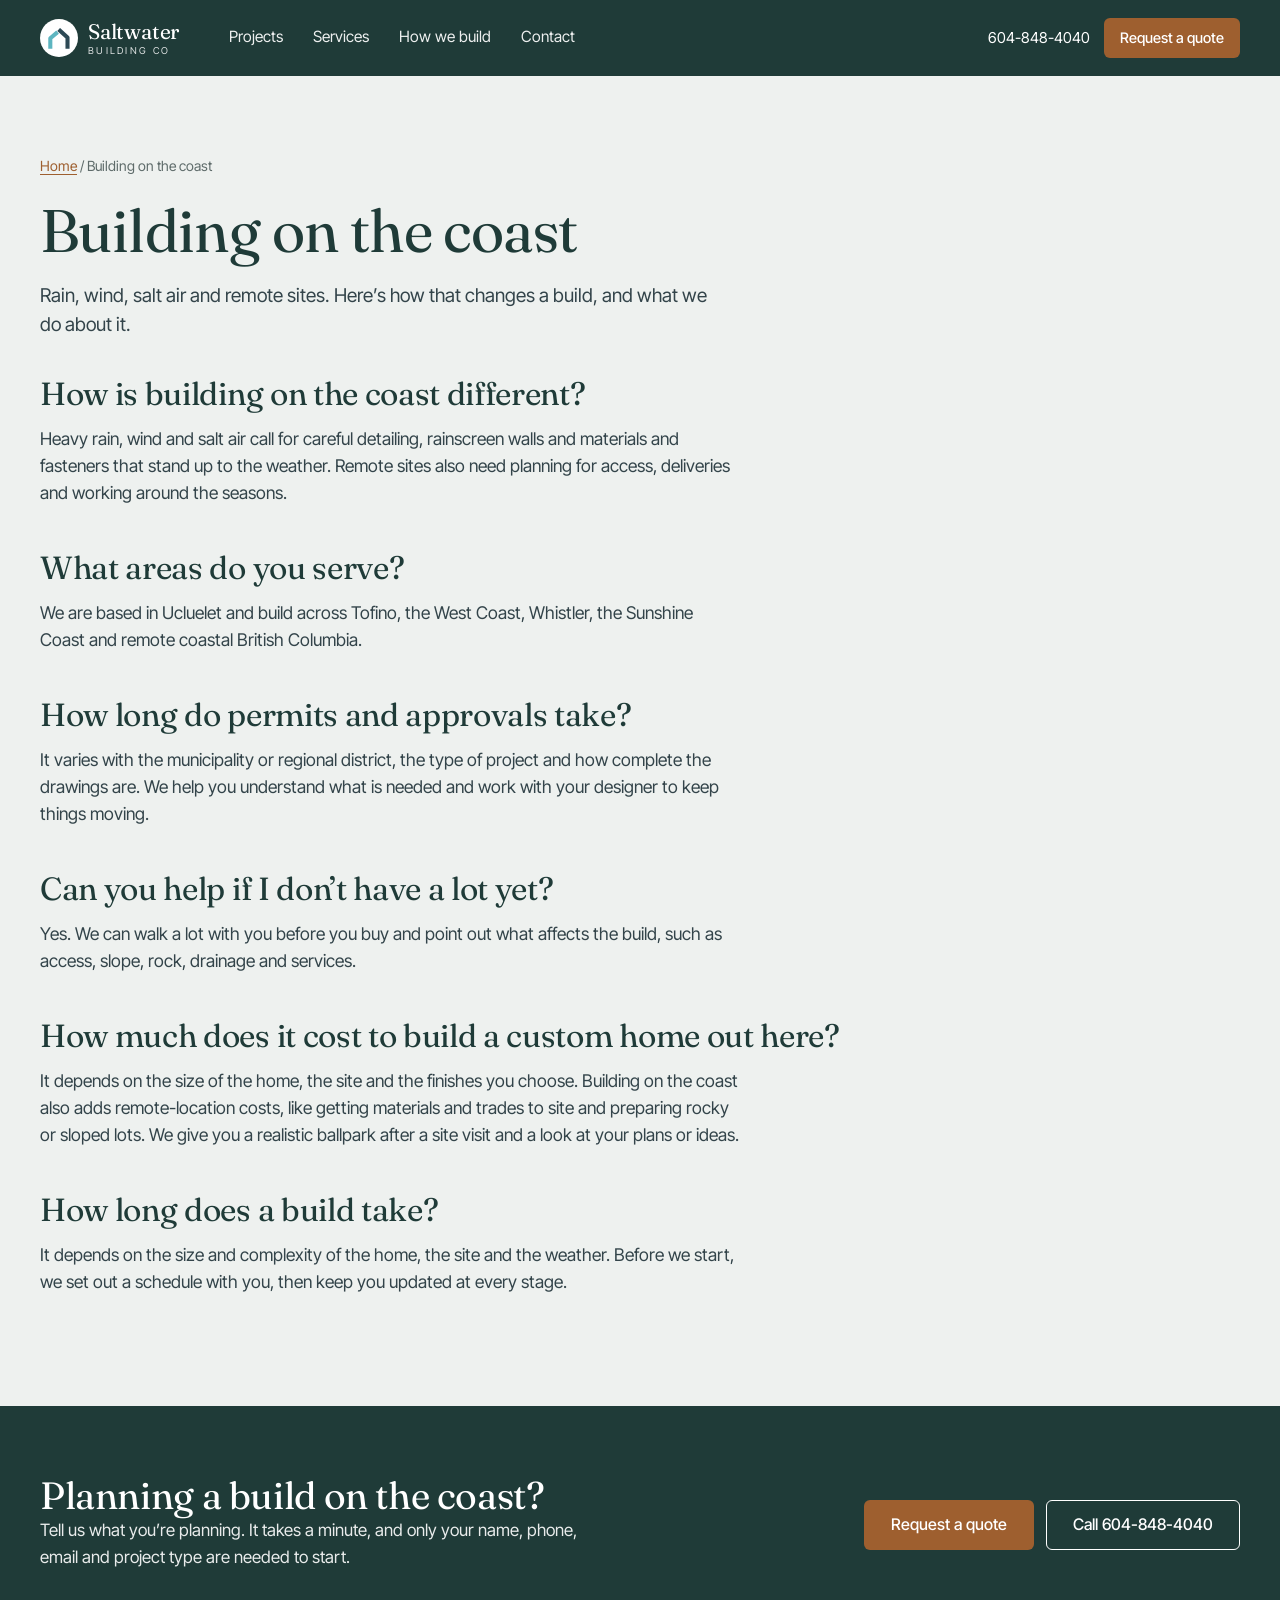
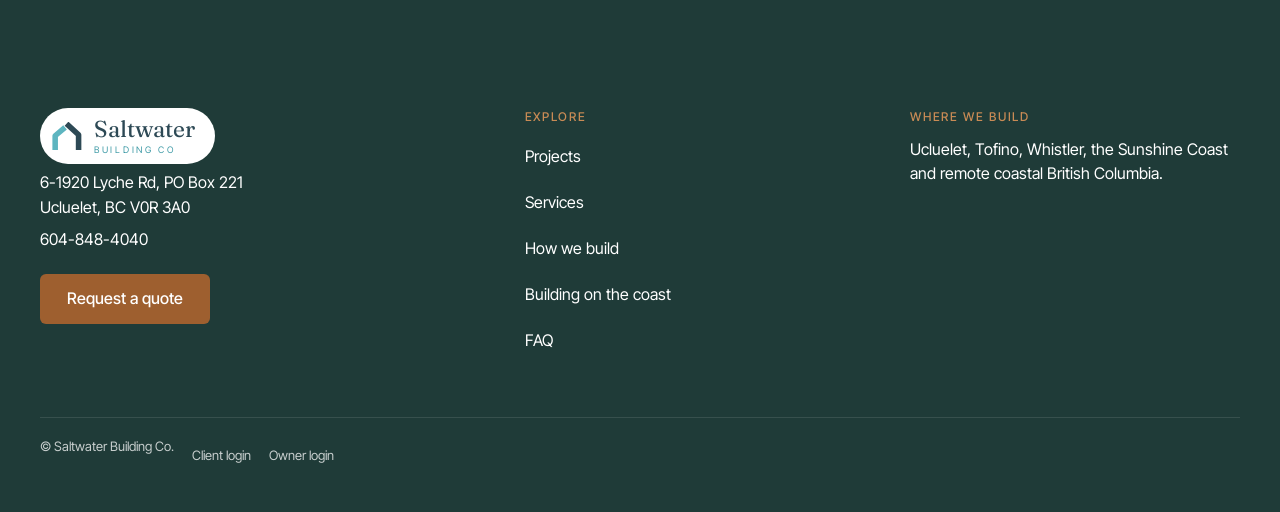
<file: building-on-the-coast/index.html>
<!DOCTYPE html>
<html lang="en">
<head>
<meta charset="utf-8">
<meta name="viewport" content="width=device-width, initial-scale=1, viewport-fit=cover">
<title>Building on the coast | Saltwater Building Co</title>
<meta name="description" content="How building on the West Coast is different: weather, remote sites, permits and lots. Saltwater Building Co, Ucluelet, Tofino, Whistler and the Sunshine Coast.">
<meta name="theme-color" content="#1F3B38">
<link rel="preconnect" href="https://fonts.googleapis.com">
<link rel="preconnect" href="https://fonts.gstatic.com" crossorigin>
<link rel="preconnect" href="https://static.wixstatic.com">
<link href="https://fonts.googleapis.com/css2?family=Fraunces:opsz,wght@9..144,400;9..144,500&family=Inter+Tight:wght@400;500;600&display=swap" rel="stylesheet">
<link rel="icon" href="/favicon.svg" type="image/svg+xml">
<link rel="apple-touch-icon" href="/apple-touch-icon.png">
<link rel="stylesheet" href="/css/site.css?v=3">

</head>
<body class="page-inner">
<a class="skip" href="#main">Skip to content</a>
<header class="hdr" id="hdr">
  <div class="wrap">
    <a href="/" class="brand" aria-label="Saltwater Building Co home"><span class="badge"><svg class="logo-mark" viewBox="0 0 62 58" aria-hidden="true"><path class="l" d="M6.5 58V28.5L27 11" fill="none" stroke-width="11.5" stroke-linejoin="round"/><path class="r" d="M30 3.5l25 23V58" fill="none" stroke-width="11.5" stroke-linejoin="round"/></svg></span><span class="mark">Saltwater<small>Building Co</small></span></a>
    <nav aria-label="Main">
      <a href="/#projects">Projects</a>
      <a href="/#services">Services</a>
      <a href="/#how-we-build">How we build</a>
      <a href="/#contact">Contact</a>
    </nav>
    <span class="spacer"></span>
    <a class="tel" href="tel:+16048484040">604-848-4040</a>
    <a class="hbtn" href="/#contact">Request a quote</a>
    <button class="burger" id="menuBtn" aria-label="Open menu" aria-expanded="false"></button>
  </div>
</header>
<div class="menu" id="menu" aria-hidden="true">
  <nav aria-label="Menu">
    <a href="/#projects">Projects</a>
    <a href="/#services">Services</a>
    <a href="/#how-we-build">How we build</a>
    <a href="/building-on-the-coast/">Building on the coast</a>
    <a href="/#faq">FAQ</a>
    <a href="/#contact">Request a quote</a>
  </nav>
  <div class="menu-foot">
    <p><a href="tel:+16048484040">604-848-4040</a></p>
    <p>6-1920 Lyche Rd, PO Box 221<br>Ucluelet, BC V0R 3A0</p>
  </div>
</div>
<main id="main">
<section class="phead"><div class="wrap">
  <p class="crumb"><a href="/">Home</a> / Building on the coast</p>
  <h1>Building on the coast</h1>
  <p class="lede">Rain, wind, salt air and remote sites. Here&rsquo;s how that changes a build, and what we do about it.</p>
  <div class="prose" style="margin-top:36px"><h2>How is building on the coast different?</h2><p>Heavy rain, wind and salt air call for careful detailing, rainscreen walls and materials and fasteners that stand up to the weather. Remote sites also need planning for access, deliveries and working around the seasons.</p><h2>What areas do you serve?</h2><p>We are based in Ucluelet and build across Tofino, the West Coast, Whistler, the Sunshine Coast and remote coastal British Columbia.</p><h2>How long do permits and approvals take?</h2><p>It varies with the municipality or regional district, the type of project and how complete the drawings are. We help you understand what is needed and work with your designer to keep things moving.</p><h2>Can you help if I don&rsquo;t have a lot yet?</h2><p>Yes. We can walk a lot with you before you buy and point out what affects the build, such as access, slope, rock, drainage and services.</p><h2>How much does it cost to build a custom home out here?</h2><p>It depends on the size of the home, the site and the finishes you choose. Building on the coast also adds remote-location costs, like getting materials and trades to site and preparing rocky or sloped lots. We give you a realistic ballpark after a site visit and a look at your plans or ideas.</p><h2>How long does a build take?</h2><p>It depends on the size and complexity of the home, the site and the weather. Before we start, we set out a schedule with you, then keep you updated at every stage.</p></div>
</div></section>
<section class="qband">
  <div class="wrap">
    <div><h2>Planning a build on the coast?</h2><p>Tell us what you&rsquo;re planning. It takes a minute, and only your name, phone, email and project type are needed to start.</p></div>
    <div class="cta"><a class="btn" href="/#contact">Request a quote</a><a class="btn-ghost" href="tel:+16048484040">Call 604-848-4040</a></div>
  </div>
</section>
</main>
<footer>
  <div class="wrap">
    <div>
      <div class="foot-logo"><svg class="logo-mark" viewBox="0 0 62 58" aria-hidden="true"><path class="l" d="M6.5 58V28.5L27 11" fill="none" stroke-width="11.5" stroke-linejoin="round"/><path class="r" d="M30 3.5l25 23V58" fill="none" stroke-width="11.5" stroke-linejoin="round"/></svg><p class="wm">Saltwater<small>Building Co</small></p></div>
      <p>6-1920 Lyche Rd, PO Box 221<br>Ucluelet, BC V0R 3A0</p>
      <p><a href="tel:+16048484040">604-848-4040</a></p>
      <a class="btn" href="/#contact">Request a quote</a>
    </div>
    <div>
      <h4>Explore</h4>
      <ul>
        <li><a href="/#projects">Projects</a></li>
        <li><a href="/#services">Services</a></li>
        <li><a href="/#how-we-build">How we build</a></li>
        <li><a href="/building-on-the-coast/">Building on the coast</a></li>
        <li><a href="/#faq">FAQ</a></li>
      </ul>
    </div>
    <div>
      <h4>Where we build</h4>
      <p>Ucluelet, Tofino, Whistler, the Sunshine Coast and remote coastal British Columbia.</p>
    </div>
    <div class="sub"><span>&copy; Saltwater Building Co.</span><a href="/portal/">Client login</a><a href="/admin/leads/" rel="nofollow">Owner login</a></div>
  </div>
</footer>
<div class="mbar" id="mbar" role="region" aria-label="Quick contact"><a href="tel:+16048484040">Call</a><a href="sms:+16048484040">Text</a></div>
<script>
(function(){
  var btn=document.getElementById('menuBtn'),menu=document.getElementById('menu'),hdr=document.getElementById('hdr');
  function setMenu(open){document.body.classList.toggle('menu-open',open);btn.setAttribute('aria-expanded',open);btn.setAttribute('aria-label',open?'Close menu':'Open menu');menu.setAttribute('aria-hidden',!open)}
  btn.addEventListener('click',function(){setMenu(!document.body.classList.contains('menu-open'))});
  menu.querySelectorAll('a').forEach(function(a){a.addEventListener('click',function(){setMenu(false)})});
  var hero=document.getElementById('hero');
  function onScroll(){if(hero)hdr.classList.toggle('solid',window.scrollY>hero.offsetHeight-hdr.offsetHeight)}
  onScroll();window.addEventListener('scroll',onScroll,{passive:true});
  var mb=document.getElementById('mbar');
  if(mb){document.body.classList.add('has-mbar');
    function t(){mb.classList.toggle('on',window.scrollY>(hero?hero.offsetHeight*.6:260))}
    t();window.addEventListener('scroll',t,{passive:true});}
  document.querySelectorAll('img').forEach(function(img){img.addEventListener('error',function(){if(img.dataset.fb)return;img.dataset.fb=1;img.src=img.src.split('/v1/')[0]+'/v1/fill/w_1600,h_1200,al_c,q_85/file.jpg'})});
})();
</script>
<script src="/js/site-photos.js?v=2" data-site="saltwater-builder" data-texts defer></script>
</body>
</html>
</file>
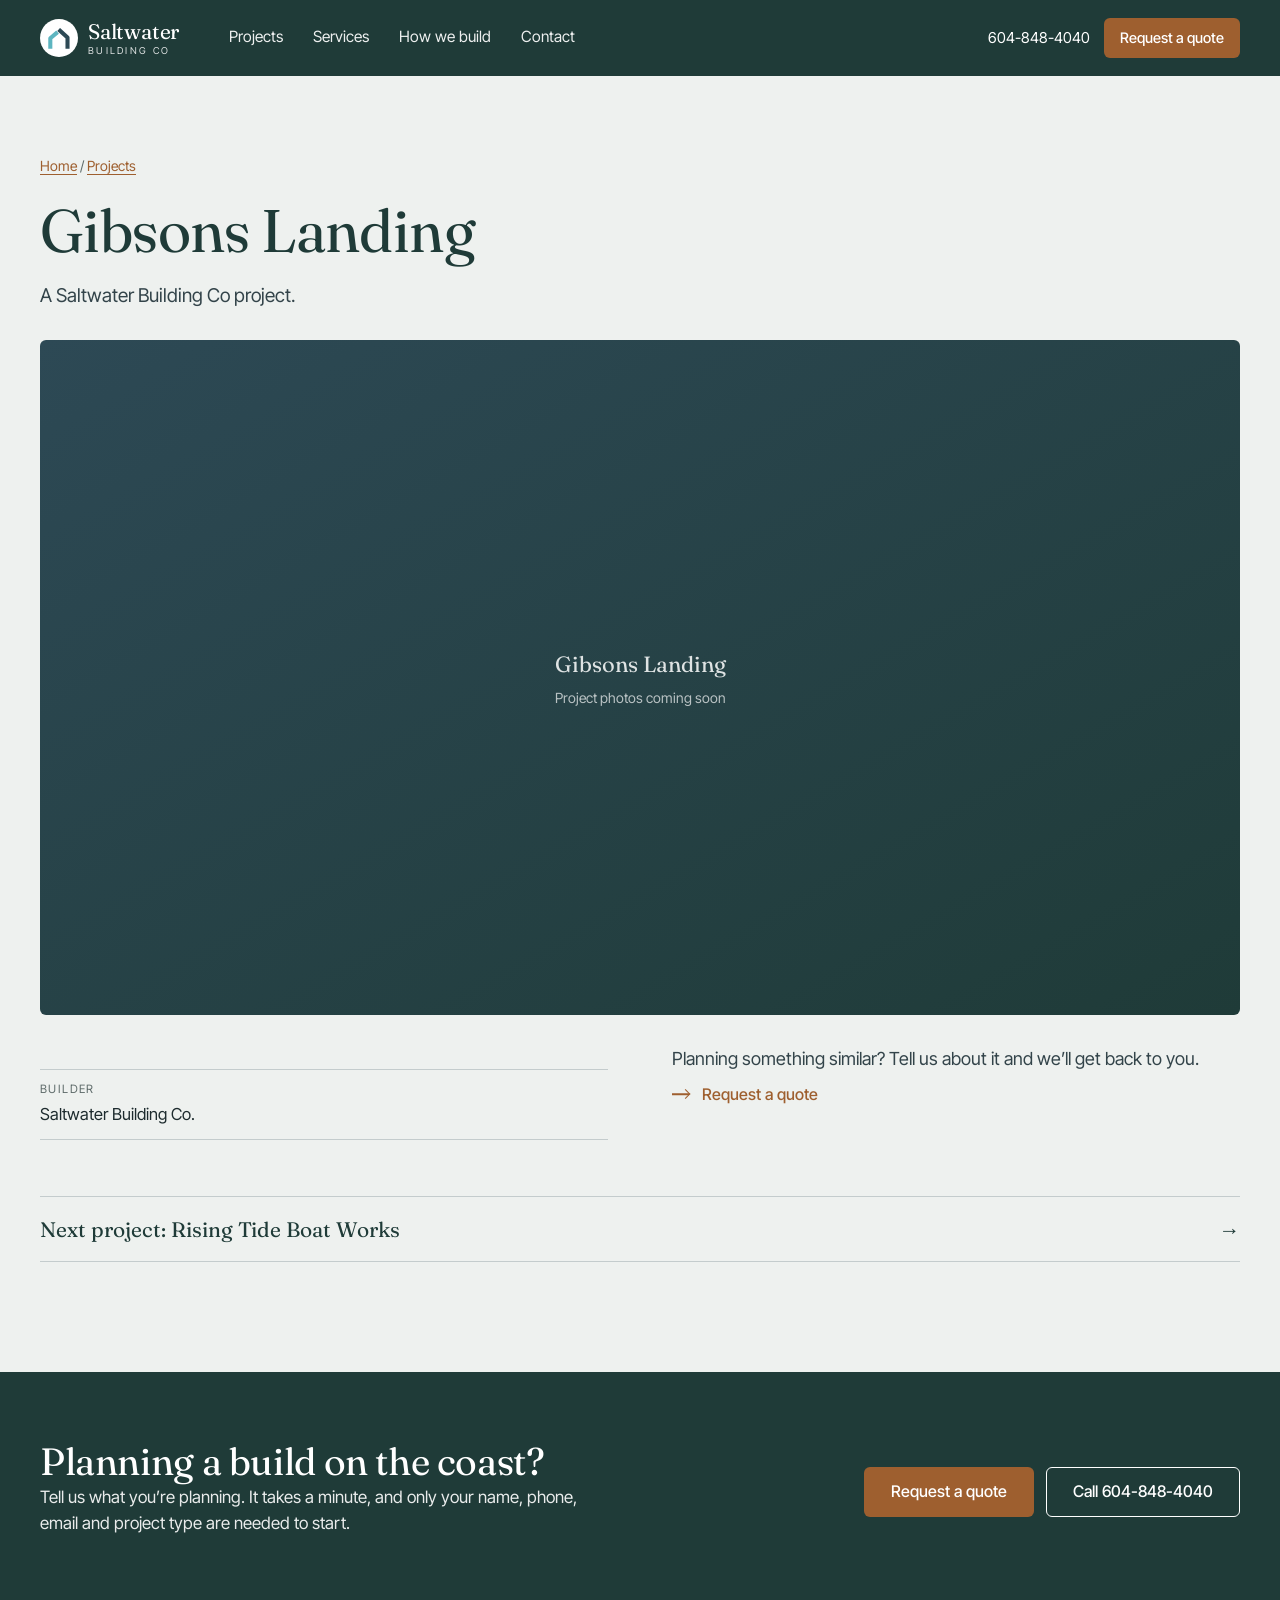
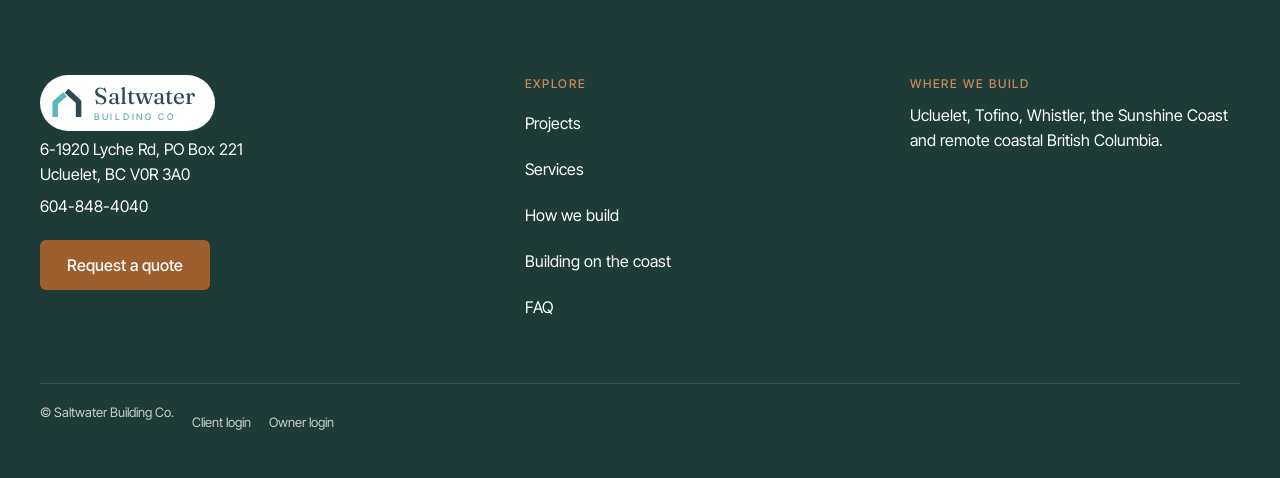
<file: projects/gibsons-landing/index.html>
<!DOCTYPE html>
<html lang="en">
<head>
<meta charset="utf-8">
<meta name="viewport" content="width=device-width, initial-scale=1, viewport-fit=cover">
<title>Gibsons Landing | Saltwater Building Co</title>
<meta name="description" content="Gibsons Landing by Saltwater Building Co, a West Coast general contractor based in Ucluelet.">
<meta name="theme-color" content="#1F3B38">
<link rel="preconnect" href="https://fonts.googleapis.com">
<link rel="preconnect" href="https://fonts.gstatic.com" crossorigin>
<link rel="preconnect" href="https://static.wixstatic.com">
<link href="https://fonts.googleapis.com/css2?family=Fraunces:opsz,wght@9..144,400;9..144,500&family=Inter+Tight:wght@400;500;600&display=swap" rel="stylesheet">
<link rel="icon" href="/favicon.svg" type="image/svg+xml">
<link rel="apple-touch-icon" href="/apple-touch-icon.png">
<link rel="stylesheet" href="/css/site.css?v=3">

</head>
<body class="page-inner">
<a class="skip" href="#main">Skip to content</a>
<header class="hdr" id="hdr">
  <div class="wrap">
    <a href="/" class="brand" aria-label="Saltwater Building Co home"><span class="badge"><svg class="logo-mark" viewBox="0 0 62 58" aria-hidden="true"><path class="l" d="M6.5 58V28.5L27 11" fill="none" stroke-width="11.5" stroke-linejoin="round"/><path class="r" d="M30 3.5l25 23V58" fill="none" stroke-width="11.5" stroke-linejoin="round"/></svg></span><span class="mark">Saltwater<small>Building Co</small></span></a>
    <nav aria-label="Main">
      <a href="/#projects">Projects</a>
      <a href="/#services">Services</a>
      <a href="/#how-we-build">How we build</a>
      <a href="/#contact">Contact</a>
    </nav>
    <span class="spacer"></span>
    <a class="tel" href="tel:+16048484040">604-848-4040</a>
    <a class="hbtn" href="/#contact">Request a quote</a>
    <button class="burger" id="menuBtn" aria-label="Open menu" aria-expanded="false"></button>
  </div>
</header>
<div class="menu" id="menu" aria-hidden="true">
  <nav aria-label="Menu">
    <a href="/#projects">Projects</a>
    <a href="/#services">Services</a>
    <a href="/#how-we-build">How we build</a>
    <a href="/building-on-the-coast/">Building on the coast</a>
    <a href="/#faq">FAQ</a>
    <a href="/#contact">Request a quote</a>
  </nav>
  <div class="menu-foot">
    <p><a href="tel:+16048484040">604-848-4040</a></p>
    <p>6-1920 Lyche Rd, PO Box 221<br>Ucluelet, BC V0R 3A0</p>
  </div>
</div>
<main id="main">
<section class="phead"><div class="wrap">
  <p class="crumb"><a href="/">Home</a> / <a href="/#projects">Projects</a></p>
  <h1>Gibsons Landing</h1>
  <p class="lede">A Saltwater Building Co project.</p>
  <div class="ph pimg ph-empty" data-photo-slot="project-gibsons-landing" data-photo-replace><div>Gibsons Landing<span>Project photos coming soon</span></div></div>
  <div class="pbody"><div><dl class="facts"><div><dt>Builder</dt><dd>Saltwater Building Co.</dd></div></dl></div><div><p class="body">Planning something similar? Tell us about it and we&rsquo;ll get back to you.</p><a class="link" href="/#contact"><span class="arr"></span><span class="label">Request a quote</span></a></div></div>
  <div class="pnext"><a href="/projects/rising-tide-boat-works/"><span>Next project: Rising Tide Boat Works</span><span aria-hidden="true">&rarr;</span></a></div>
</div></section>
<section class="qband">
  <div class="wrap">
    <div><h2>Planning a build on the coast?</h2><p>Tell us what you&rsquo;re planning. It takes a minute, and only your name, phone, email and project type are needed to start.</p></div>
    <div class="cta"><a class="btn" href="/#contact">Request a quote</a><a class="btn-ghost" href="tel:+16048484040">Call 604-848-4040</a></div>
  </div>
</section>
</main>
<footer>
  <div class="wrap">
    <div>
      <div class="foot-logo"><svg class="logo-mark" viewBox="0 0 62 58" aria-hidden="true"><path class="l" d="M6.5 58V28.5L27 11" fill="none" stroke-width="11.5" stroke-linejoin="round"/><path class="r" d="M30 3.5l25 23V58" fill="none" stroke-width="11.5" stroke-linejoin="round"/></svg><p class="wm">Saltwater<small>Building Co</small></p></div>
      <p>6-1920 Lyche Rd, PO Box 221<br>Ucluelet, BC V0R 3A0</p>
      <p><a href="tel:+16048484040">604-848-4040</a></p>
      <a class="btn" href="/#contact">Request a quote</a>
    </div>
    <div>
      <h4>Explore</h4>
      <ul>
        <li><a href="/#projects">Projects</a></li>
        <li><a href="/#services">Services</a></li>
        <li><a href="/#how-we-build">How we build</a></li>
        <li><a href="/building-on-the-coast/">Building on the coast</a></li>
        <li><a href="/#faq">FAQ</a></li>
      </ul>
    </div>
    <div>
      <h4>Where we build</h4>
      <p>Ucluelet, Tofino, Whistler, the Sunshine Coast and remote coastal British Columbia.</p>
    </div>
    <div class="sub"><span>&copy; Saltwater Building Co.</span><a href="/portal/">Client login</a><a href="/admin/leads/" rel="nofollow">Owner login</a></div>
  </div>
</footer>
<div class="mbar" id="mbar" role="region" aria-label="Quick contact"><a href="tel:+16048484040">Call</a><a href="sms:+16048484040">Text</a></div>
<script>
(function(){
  var btn=document.getElementById('menuBtn'),menu=document.getElementById('menu'),hdr=document.getElementById('hdr');
  function setMenu(open){document.body.classList.toggle('menu-open',open);btn.setAttribute('aria-expanded',open);btn.setAttribute('aria-label',open?'Close menu':'Open menu');menu.setAttribute('aria-hidden',!open)}
  btn.addEventListener('click',function(){setMenu(!document.body.classList.contains('menu-open'))});
  menu.querySelectorAll('a').forEach(function(a){a.addEventListener('click',function(){setMenu(false)})});
  var hero=document.getElementById('hero');
  function onScroll(){if(hero)hdr.classList.toggle('solid',window.scrollY>hero.offsetHeight-hdr.offsetHeight)}
  onScroll();window.addEventListener('scroll',onScroll,{passive:true});
  var mb=document.getElementById('mbar');
  if(mb){document.body.classList.add('has-mbar');
    function t(){mb.classList.toggle('on',window.scrollY>(hero?hero.offsetHeight*.6:260))}
    t();window.addEventListener('scroll',t,{passive:true});}
  document.querySelectorAll('img').forEach(function(img){img.addEventListener('error',function(){if(img.dataset.fb)return;img.dataset.fb=1;img.src=img.src.split('/v1/')[0]+'/v1/fill/w_1600,h_1200,al_c,q_85/file.jpg'})});
})();
</script>
<script src="/js/site-photos.js?v=2" data-site="saltwater-builder" data-texts defer></script>
</body>
</html>
</file>
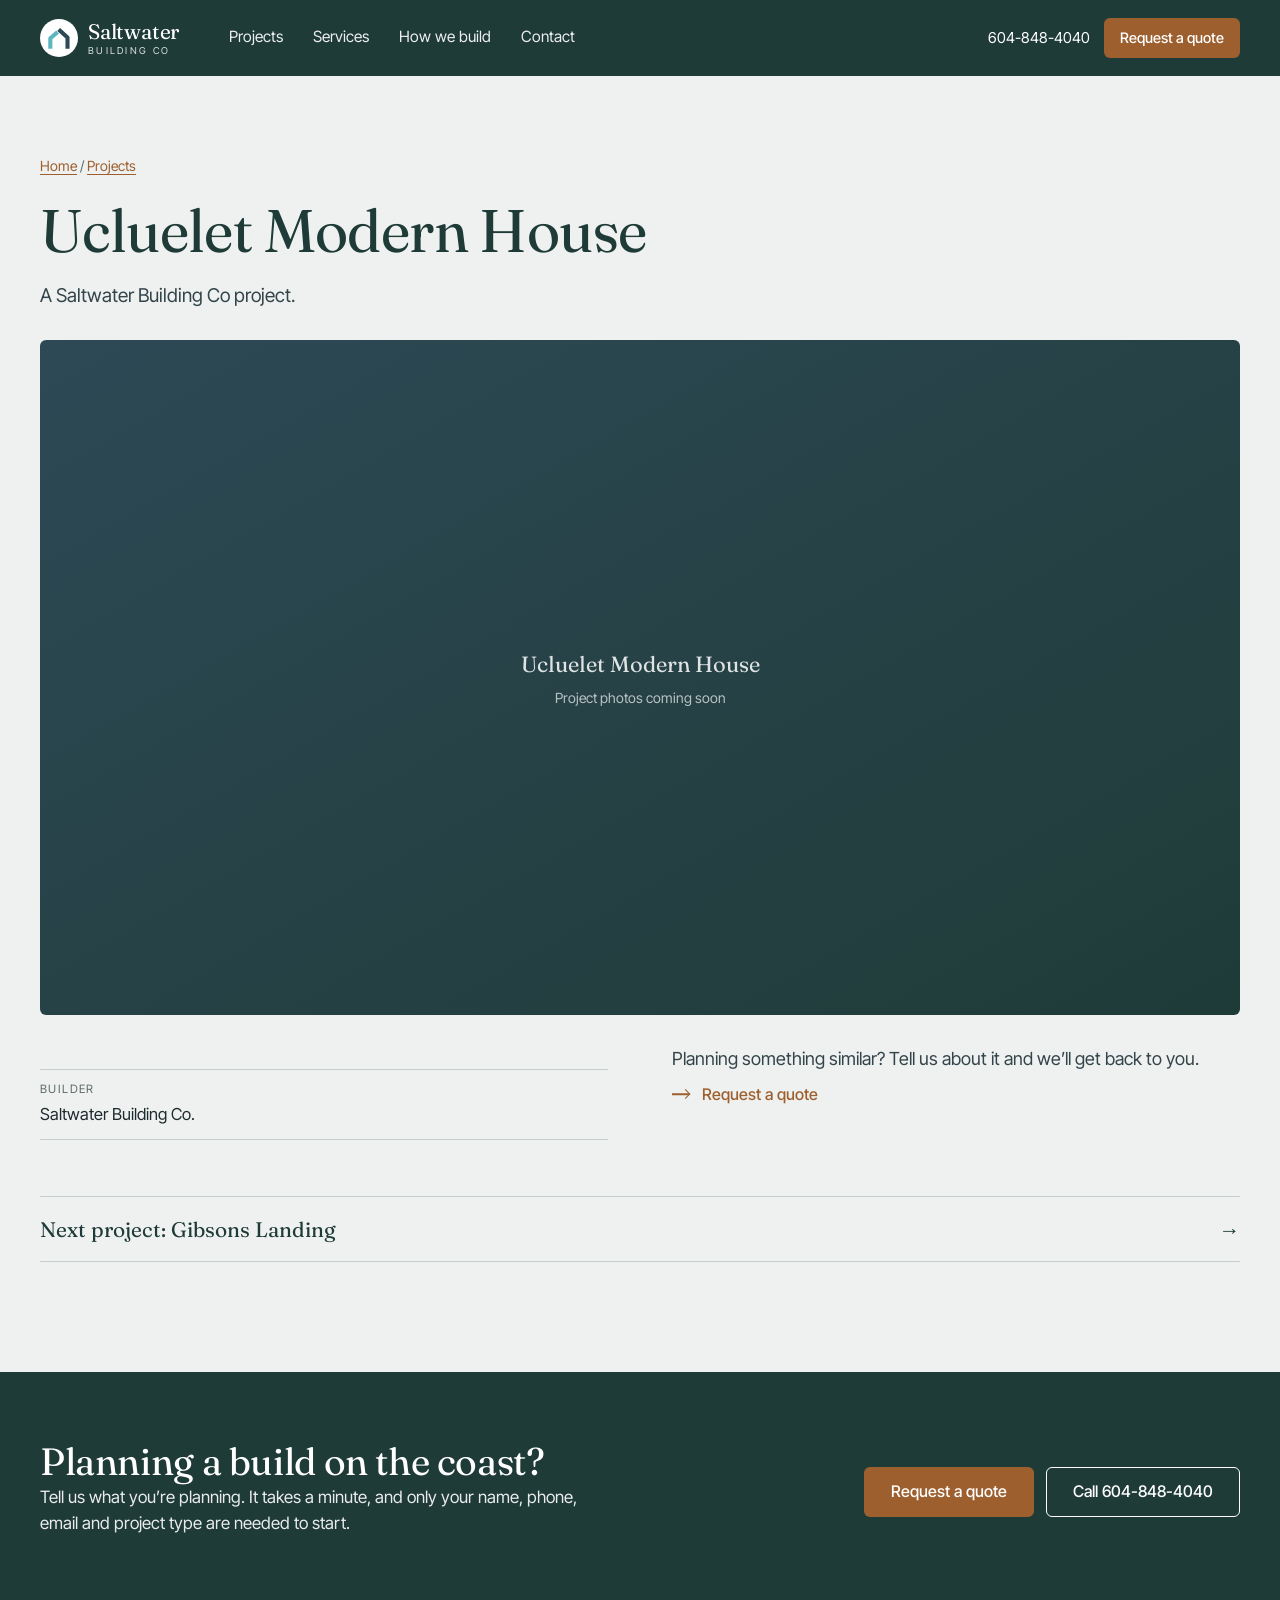
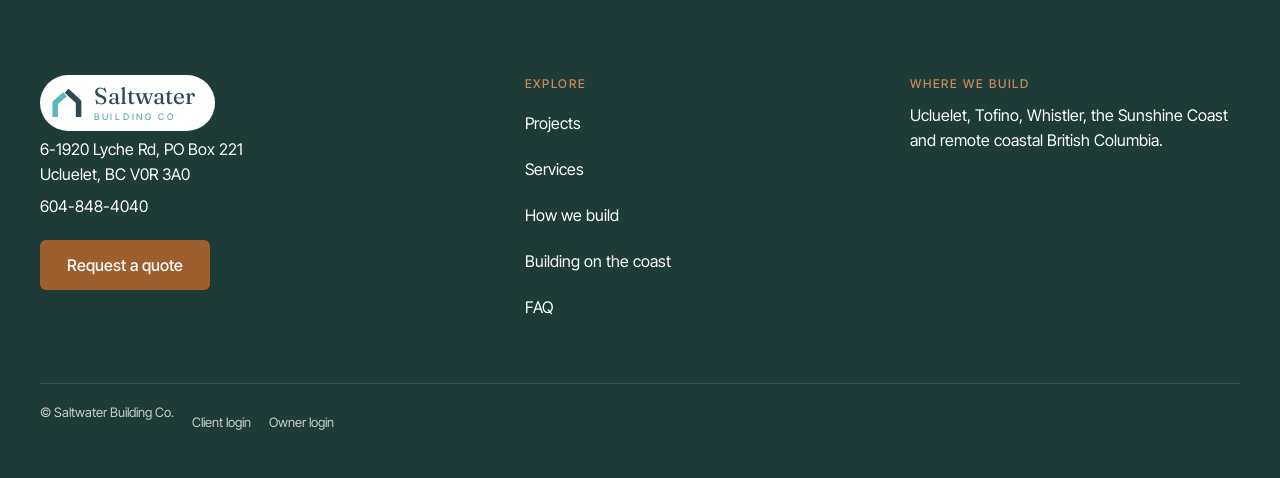
<file: projects/ucluelet-modern-house/index.html>
<!DOCTYPE html>
<html lang="en">
<head>
<meta charset="utf-8">
<meta name="viewport" content="width=device-width, initial-scale=1, viewport-fit=cover">
<title>Ucluelet Modern House | Saltwater Building Co</title>
<meta name="description" content="Ucluelet Modern House by Saltwater Building Co, a West Coast general contractor based in Ucluelet.">
<meta name="theme-color" content="#1F3B38">
<link rel="preconnect" href="https://fonts.googleapis.com">
<link rel="preconnect" href="https://fonts.gstatic.com" crossorigin>
<link rel="preconnect" href="https://static.wixstatic.com">
<link href="https://fonts.googleapis.com/css2?family=Fraunces:opsz,wght@9..144,400;9..144,500&family=Inter+Tight:wght@400;500;600&display=swap" rel="stylesheet">
<link rel="icon" href="/favicon.svg" type="image/svg+xml">
<link rel="apple-touch-icon" href="/apple-touch-icon.png">
<link rel="stylesheet" href="/css/site.css?v=3">

</head>
<body class="page-inner">
<a class="skip" href="#main">Skip to content</a>
<header class="hdr" id="hdr">
  <div class="wrap">
    <a href="/" class="brand" aria-label="Saltwater Building Co home"><span class="badge"><svg class="logo-mark" viewBox="0 0 62 58" aria-hidden="true"><path class="l" d="M6.5 58V28.5L27 11" fill="none" stroke-width="11.5" stroke-linejoin="round"/><path class="r" d="M30 3.5l25 23V58" fill="none" stroke-width="11.5" stroke-linejoin="round"/></svg></span><span class="mark">Saltwater<small>Building Co</small></span></a>
    <nav aria-label="Main">
      <a href="/#projects">Projects</a>
      <a href="/#services">Services</a>
      <a href="/#how-we-build">How we build</a>
      <a href="/#contact">Contact</a>
    </nav>
    <span class="spacer"></span>
    <a class="tel" href="tel:+16048484040">604-848-4040</a>
    <a class="hbtn" href="/#contact">Request a quote</a>
    <button class="burger" id="menuBtn" aria-label="Open menu" aria-expanded="false"></button>
  </div>
</header>
<div class="menu" id="menu" aria-hidden="true">
  <nav aria-label="Menu">
    <a href="/#projects">Projects</a>
    <a href="/#services">Services</a>
    <a href="/#how-we-build">How we build</a>
    <a href="/building-on-the-coast/">Building on the coast</a>
    <a href="/#faq">FAQ</a>
    <a href="/#contact">Request a quote</a>
  </nav>
  <div class="menu-foot">
    <p><a href="tel:+16048484040">604-848-4040</a></p>
    <p>6-1920 Lyche Rd, PO Box 221<br>Ucluelet, BC V0R 3A0</p>
  </div>
</div>
<main id="main">
<section class="phead"><div class="wrap">
  <p class="crumb"><a href="/">Home</a> / <a href="/#projects">Projects</a></p>
  <h1>Ucluelet Modern House</h1>
  <p class="lede">A Saltwater Building Co project.</p>
  <div class="ph pimg ph-empty" data-photo-slot="project-ucluelet-modern-house" data-photo-replace><div>Ucluelet Modern House<span>Project photos coming soon</span></div></div>
  <div class="pbody"><div><dl class="facts"><div><dt>Builder</dt><dd>Saltwater Building Co.</dd></div></dl></div><div><p class="body">Planning something similar? Tell us about it and we&rsquo;ll get back to you.</p><a class="link" href="/#contact"><span class="arr"></span><span class="label">Request a quote</span></a></div></div>
  <div class="pnext"><a href="/projects/gibsons-landing/"><span>Next project: Gibsons Landing</span><span aria-hidden="true">&rarr;</span></a></div>
</div></section>
<section class="qband">
  <div class="wrap">
    <div><h2>Planning a build on the coast?</h2><p>Tell us what you&rsquo;re planning. It takes a minute, and only your name, phone, email and project type are needed to start.</p></div>
    <div class="cta"><a class="btn" href="/#contact">Request a quote</a><a class="btn-ghost" href="tel:+16048484040">Call 604-848-4040</a></div>
  </div>
</section>
</main>
<footer>
  <div class="wrap">
    <div>
      <div class="foot-logo"><svg class="logo-mark" viewBox="0 0 62 58" aria-hidden="true"><path class="l" d="M6.5 58V28.5L27 11" fill="none" stroke-width="11.5" stroke-linejoin="round"/><path class="r" d="M30 3.5l25 23V58" fill="none" stroke-width="11.5" stroke-linejoin="round"/></svg><p class="wm">Saltwater<small>Building Co</small></p></div>
      <p>6-1920 Lyche Rd, PO Box 221<br>Ucluelet, BC V0R 3A0</p>
      <p><a href="tel:+16048484040">604-848-4040</a></p>
      <a class="btn" href="/#contact">Request a quote</a>
    </div>
    <div>
      <h4>Explore</h4>
      <ul>
        <li><a href="/#projects">Projects</a></li>
        <li><a href="/#services">Services</a></li>
        <li><a href="/#how-we-build">How we build</a></li>
        <li><a href="/building-on-the-coast/">Building on the coast</a></li>
        <li><a href="/#faq">FAQ</a></li>
      </ul>
    </div>
    <div>
      <h4>Where we build</h4>
      <p>Ucluelet, Tofino, Whistler, the Sunshine Coast and remote coastal British Columbia.</p>
    </div>
    <div class="sub"><span>&copy; Saltwater Building Co.</span><a href="/portal/">Client login</a><a href="/admin/leads/" rel="nofollow">Owner login</a></div>
  </div>
</footer>
<div class="mbar" id="mbar" role="region" aria-label="Quick contact"><a href="tel:+16048484040">Call</a><a href="sms:+16048484040">Text</a></div>
<script>
(function(){
  var btn=document.getElementById('menuBtn'),menu=document.getElementById('menu'),hdr=document.getElementById('hdr');
  function setMenu(open){document.body.classList.toggle('menu-open',open);btn.setAttribute('aria-expanded',open);btn.setAttribute('aria-label',open?'Close menu':'Open menu');menu.setAttribute('aria-hidden',!open)}
  btn.addEventListener('click',function(){setMenu(!document.body.classList.contains('menu-open'))});
  menu.querySelectorAll('a').forEach(function(a){a.addEventListener('click',function(){setMenu(false)})});
  var hero=document.getElementById('hero');
  function onScroll(){if(hero)hdr.classList.toggle('solid',window.scrollY>hero.offsetHeight-hdr.offsetHeight)}
  onScroll();window.addEventListener('scroll',onScroll,{passive:true});
  var mb=document.getElementById('mbar');
  if(mb){document.body.classList.add('has-mbar');
    function t(){mb.classList.toggle('on',window.scrollY>(hero?hero.offsetHeight*.6:260))}
    t();window.addEventListener('scroll',t,{passive:true});}
  document.querySelectorAll('img').forEach(function(img){img.addEventListener('error',function(){if(img.dataset.fb)return;img.dataset.fb=1;img.src=img.src.split('/v1/')[0]+'/v1/fill/w_1600,h_1200,al_c,q_85/file.jpg'})});
})();
</script>
<script src="/js/site-photos.js?v=2" data-site="saltwater-builder" data-texts defer></script>
</body>
</html>
</file>
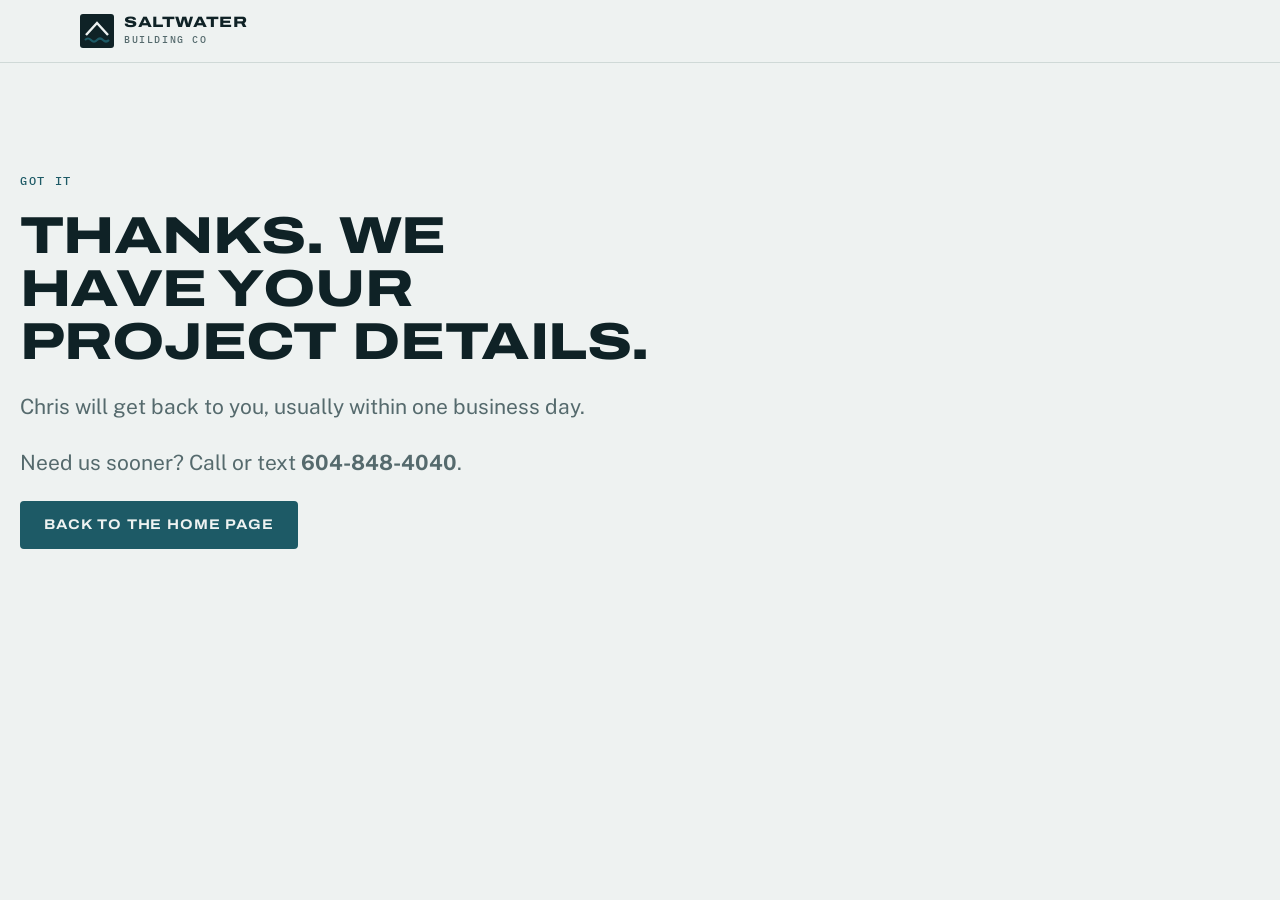
<file: thanks.html>
<!doctype html>
<html lang="en-CA">
<head>
<meta charset="utf-8">
<meta name="viewport" content="width=device-width, initial-scale=1, viewport-fit=cover">
<title>Thanks | Saltwater Building Co</title>
<meta name="description" content="Custom homes, renovations and commercial builds in Ucluelet, Tofino and remote coastal BC.">
<meta name="robots" content="noindex">
<link rel="canonical" href="https://www.saltwaterbuildingco.ca/">
<meta name="theme-color" content="#0F2226">
<link rel="icon" href="favicon.svg" type="image/svg+xml">
<meta property="og:type" content="website">
<meta property="og:title" content="Saltwater Building Co | Custom Home Builder, Ucluelet &amp; Tofino">
<meta property="og:description" content="Custom homes, renovations and commercial builds in Ucluelet, Tofino and remote coastal BC.">
<meta property="og:url" content="https://www.saltwaterbuildingco.ca/">
<meta property="og:locale" content="en_CA">

<link rel="preconnect" href="https://fonts.googleapis.com">
<link rel="preconnect" href="https://fonts.gstatic.com" crossorigin>
<link rel="stylesheet" href="https://fonts.googleapis.com/css2?family=Archivo:wdth,wght@112,500;125,700;125,800&family=Public+Sans:wght@400;500;600&family=IBM+Plex+Mono:wght@400;500&display=swap">
<style>
/* Layout: full-bleed bands like a coastline in section; content sits on a 1160px column. Photos lead, words stay short. */
:root{
  --fog:#EEF2F1;      /* page */
  --paper:#FFFFFF;    /* raised surfaces */
  --ink:#0F2226;      /* text, deep water */
  --muted:#556A6D;    /* secondary text */
  --line:#CFD9D7;     /* rules */
  --tide:#1D5A66;     /* primary accent: Pacific teal */
  --cedar:#B0703F;    /* second accent, sparingly */
  --slot-a:#C9D4D2; --slot-b:#A9BAB8; /* photo placeholders */
  --band:#0F2226; --band-ink:#E8EEED; --band-muted:#9FB3B2;
  --note:#FFF4D6; --note-ink:#5B4300;
  --display:"Archivo","Arial Narrow",Arial,sans-serif;
  --body:"Public Sans",system-ui,-apple-system,"Segoe UI",sans-serif;
  --mono:"IBM Plex Mono",ui-monospace,Menlo,Consolas,monospace;
  --r:4px;
  color-scheme:light;
}
@media (prefers-color-scheme:dark){:root:not([data-theme="light"]){
  --fog:#0C1A1D;--paper:#13262A;--ink:#E6EEED;--muted:#9AB0B0;--line:#24403F;--tide:#5FB3C1;--cedar:#D99A66;
  --slot-a:#1C3337;--slot-b:#284549;--band:#071114;--band-ink:#E6EEED;--band-muted:#8AA3A3;--note:#3A2F10;--note-ink:#F6E3A6;color-scheme:dark}}
:root[data-theme="dark"]{
  --fog:#0C1A1D;--paper:#13262A;--ink:#E6EEED;--muted:#9AB0B0;--line:#24403F;--tide:#5FB3C1;--cedar:#D99A66;
  --slot-a:#1C3337;--slot-b:#284549;--band:#071114;--band-ink:#E6EEED;--band-muted:#8AA3A3;--note:#3A2F10;--note-ink:#F6E3A6;color-scheme:dark}

*{box-sizing:border-box}
[hidden]{display:none!important}
html{scroll-behavior:smooth}
@media (prefers-reduced-motion:reduce){html{scroll-behavior:auto}*{transition:none!important;animation:none!important}}
body{margin:0;background:var(--fog);color:var(--ink);font:400 17px/1.6 var(--body);-webkit-font-smoothing:antialiased}
img{max-width:100%}
a{color:var(--tide)}
:focus-visible{outline:3px solid var(--cedar);outline-offset:2px}
.wrap{max-width:1160px;margin:0 auto;padding-left:max(20px,env(safe-area-inset-left,0px));padding-right:max(20px,env(safe-area-inset-right,0px))}
h1,h2,h3{font-family:var(--display);font-stretch:125%;font-weight:800;line-height:1.02;letter-spacing:-.01em;text-wrap:balance;margin:0}
h2{font-size:clamp(30px,4.6vw,52px);text-transform:uppercase}
h3{font-size:20px;font-weight:700;text-transform:uppercase;letter-spacing:.01em}
p{margin:0}
.eyebrow{font:500 12px/1 var(--mono);letter-spacing:.14em;text-transform:uppercase;color:var(--tide)}
.lead{font-size:clamp(18px,2vw,21px);color:var(--muted);max-width:60ch}
.section{padding-block:clamp(64px,9vw,112px)}
.stack{display:grid;gap:18px}

.ask{display:none;font:500 11px/1 var(--mono);letter-spacing:.06em;text-transform:uppercase;background:var(--note);color:var(--note-ink);border:1px dashed currentColor;border-radius:3px;padding:4px 6px;vertical-align:middle;white-space:nowrap}

body.draft .ask{display:inline-block}
/* header */
header.site{position:sticky;top:env(safe-area-inset-top,0px);z-index:20;background:color-mix(in srgb,var(--fog) 92%,transparent);backdrop-filter:blur(8px);border-bottom:1px solid var(--line)}
body::before{content:"";position:fixed;inset:0 0 auto;height:env(safe-area-inset-top,0px);z-index:30;background:var(--fog)}
.nav{display:flex;align-items:center;justify-content:space-between;gap:16px;padding-block:14px}
.brand{display:flex;align-items:center;gap:10px;text-decoration:none;color:var(--ink)}
.brand svg{width:34px;height:34px;flex:none}
.brand span{font:800 15px/1 var(--display);font-stretch:125%;letter-spacing:.04em;text-transform:uppercase}
.brand small{display:block;font:500 10px/1.4 var(--mono);letter-spacing:.16em;color:var(--muted);margin-top:3px}
.links{display:flex;gap:26px;align-items:center}
.links a{color:var(--ink);text-decoration:none;font-weight:500;font-size:15px}
.links a:hover{color:var(--tide)}
.btn{display:inline-flex;align-items:center;justify-content:center;gap:8px;min-height:48px;padding:0 22px;border-radius:var(--r);font:700 14px/1 var(--display);font-stretch:112%;letter-spacing:.06em;text-transform:uppercase;text-decoration:none;border:2px solid var(--tide);cursor:pointer;transition:background .15s,color .15s}
.btn-fill{background:var(--tide);color:var(--fog)}
.btn-fill:hover{background:var(--ink);border-color:var(--ink)}
.btn-line{background:transparent;color:var(--ink);border-color:var(--ink)}
.btn-line:hover{background:var(--ink);color:var(--fog)}
@media (max-width:860px){.links a:not(.btn){display:none}.links .btn{min-height:42px;padding:0 14px;font-size:12px}}

/* photo placeholders */
.slot{position:relative;overflow:hidden;border-radius:var(--r);background:
  linear-gradient(180deg,transparent 58%,color-mix(in srgb,var(--slot-b) 70%,transparent) 58% 61%,transparent 61%),
  linear-gradient(165deg,var(--slot-a),var(--slot-b));
  max-width:100%}
.slot::before{content:"";position:absolute;inset:auto 0 0 0;height:46%;background:
  radial-gradient(120% 90% at 18% 100%,var(--slot-b) 40%,transparent 41%),
  radial-gradient(90% 80% at 62% 100%,color-mix(in srgb,var(--slot-b) 85%,var(--ink)) 38%,transparent 39%),
  radial-gradient(70% 70% at 95% 100%,var(--slot-b) 36%,transparent 37%);opacity:.8}
.slot figcaption{position:absolute;left:12px;bottom:12px;right:12px;display:flex;gap:8px;align-items:center;font:500 12px/1.35 var(--mono);color:var(--ink);background:color-mix(in srgb,var(--fog) 88%,transparent);padding:7px 10px;border-radius:3px;width:max-content;max-width:calc(100% - 24px)}
.slot figcaption svg{width:14px;height:14px;flex:none}
figure{margin:0}

/* hero */
.hero{padding-block:clamp(36px,6vw,72px) clamp(48px,7vw,88px)}
.hero-grid{display:grid;grid-template-columns:1.05fr 1fr;gap:clamp(28px,5vw,64px);align-items:end}
.hero h1{font-size:clamp(44px,6.4vw,80px);text-transform:uppercase}
.hero h1 em{font-style:normal;color:var(--tide)}
.hero .slot{aspect-ratio:4/5}
.hero-actions{display:flex;gap:12px;flex-wrap:wrap}
.coords{font:400 12px/1.5 var(--mono);color:var(--muted);letter-spacing:.06em}
@media (max-width:860px){.hero-grid{grid-template-columns:1fr}.hero .slot{aspect-ratio:4/3}}

.facts{border-block:1px solid var(--line)}
.facts .wrap{display:grid;grid-template-columns:repeat(4,1fr)}
.fact{padding:20px 18px 20px 0;display:grid;gap:4px;min-width:0}
.fact+.fact{padding-left:18px;border-left:1px solid var(--line)}
.fact b{font:700 15px/1.2 var(--display);font-stretch:112%;text-transform:uppercase;letter-spacing:.02em}
.fact span{font:400 13px/1.4 var(--mono);color:var(--muted)}
@media (max-width:760px){.facts .wrap{grid-template-columns:1fr 1fr}.fact:nth-child(3){padding-left:0;border-left:0}.fact:nth-child(n+3){border-top:1px solid var(--line)}}

/* featured build */
.feature{background:var(--band);color:var(--band-ink)}
.feature .eyebrow{color:var(--cedar)}
.feature .lead{color:var(--band-muted)}
.feature-grid{display:grid;grid-template-columns:1.25fr 1fr;gap:clamp(28px,5vw,64px);align-items:start}
.feature .slot{aspect-ratio:16/10}
.feature .slot figcaption{color:#0F2226;background:rgba(238,242,241,.9)}
.spec{display:grid;grid-template-columns:auto 1fr;gap:10px 22px;margin:0;font-size:15px;border-top:1px solid color-mix(in srgb,var(--band-ink) 18%,transparent);padding-top:20px}
.spec dt{font:500 12px/1.6 var(--mono);letter-spacing:.1em;text-transform:uppercase;color:var(--band-muted)}
.spec dd{margin:0}
.status{display:inline-flex;align-items:center;gap:8px}
.status i{width:9px;height:9px;border-radius:50%;background:var(--cedar);box-shadow:0 0 0 4px color-mix(in srgb,var(--cedar) 30%,transparent)}
.log{display:grid;gap:0;margin-top:8px}
.log div{display:grid;grid-template-columns:96px 1fr;gap:14px;padding:12px 0;border-top:1px solid color-mix(in srgb,var(--band-ink) 14%,transparent);font-size:15px}
.log time{font:500 12px/1.7 var(--mono);color:var(--band-muted)}
.feature .btn-line{color:var(--band-ink);border-color:var(--band-ink)}
.feature .btn-line:hover{background:var(--band-ink);color:var(--band)}
@media (max-width:860px){.feature-grid{grid-template-columns:1fr}}

/* services */
.svc-grid{display:grid;grid-template-columns:repeat(4,1fr);gap:0;border-top:2px solid var(--ink);margin-top:36px}
.svc{padding:24px 22px 8px 0;display:grid;gap:10px;align-content:start;min-width:0}
.svc+.svc{padding-left:22px;border-left:1px solid var(--line)}
.svc p{color:var(--muted);font-size:16px}
.svc svg{width:30px;height:30px;color:var(--tide)}
@media (max-width:900px){.svc-grid{grid-template-columns:1fr 1fr}.svc:nth-child(3){padding-left:0;border-left:0}.svc:nth-child(n+3){border-top:1px solid var(--line);padding-top:24px}}
@media (max-width:520px){.svc-grid{grid-template-columns:1fr}.svc,.svc+.svc{padding-left:0;border-left:0}.svc+.svc{border-top:1px solid var(--line)}}

/* projects */
.head-row{display:flex;justify-content:space-between;align-items:end;gap:20px;flex-wrap:wrap}
.filters{display:flex;gap:8px;flex-wrap:wrap}
.chip{font:500 13px/1 var(--mono);padding:10px 14px;border-radius:999px;border:1px solid var(--line);background:var(--paper);color:var(--ink);cursor:pointer;min-height:40px}
.chip[aria-pressed="true"]{background:var(--ink);color:var(--fog);border-color:var(--ink)}
.proj-grid{display:grid;grid-template-columns:repeat(12,1fr);gap:22px;margin-top:36px}
.proj{grid-column:span 6;display:grid;gap:14px;text-decoration:none;color:inherit;min-width:0}
.proj:nth-child(1){grid-column:span 7}.proj:nth-child(2){grid-column:span 5}
.proj:nth-child(3){grid-column:span 5}.proj:nth-child(4){grid-column:span 7}
.proj .slot{aspect-ratio:4/3;transition:transform .3s}
.proj:hover .slot{transform:scale(.99)}
.proj-meta{display:flex;justify-content:space-between;gap:12px;align-items:baseline;flex-wrap:wrap}
.proj-meta span{font:400 13px/1.4 var(--mono);color:var(--muted)}
@media (max-width:760px){.proj,.proj:nth-child(n){grid-column:1/-1}}

/* how we build */
.build-grid{display:grid;grid-template-columns:1fr 1.15fr;gap:clamp(28px,5vw,72px);align-items:start}
.layers{display:grid;gap:0;border:1px solid var(--line);border-radius:var(--r);overflow:hidden;background:var(--paper)}
.layer{display:grid;grid-template-columns:14px 1fr;gap:16px;padding:18px 20px;border-top:1px solid var(--line)}
.layer:first-child{border-top:0}
.layer i{border-radius:2px}
.layer:nth-child(1) i{background:var(--cedar)}
.layer:nth-child(2) i{background:repeating-linear-gradient(90deg,var(--muted) 0 2px,transparent 2px 6px)}
.layer:nth-child(3) i{background:var(--tide)}
.layer:nth-child(4) i{background:repeating-linear-gradient(45deg,var(--slot-b) 0 3px,var(--slot-a) 3px 6px)}
.layer:nth-child(5) i{background:var(--ink)}
.layer b{display:block;font:700 15px/1.3 var(--display);font-stretch:112%;text-transform:uppercase;letter-spacing:.02em;margin-bottom:2px}
.layer span{color:var(--muted);font-size:15px}
.rain{display:flex;gap:18px;align-items:center;padding:18px 20px;background:var(--fog);border-top:1px solid var(--line)}
.rain strong{font:800 34px/1 var(--display);font-stretch:125%;color:var(--tide)}
.rain span{font:400 13px/1.45 var(--mono);color:var(--muted)}
@media (max-width:860px){.build-grid{grid-template-columns:1fr}}

/* process */
.steps{display:grid;grid-template-columns:repeat(4,1fr);gap:22px;margin-top:40px;counter-reset:s}
.step{display:grid;gap:10px;align-content:start;padding-top:18px;border-top:2px solid var(--ink);counter-increment:s;min-width:0}
.step::before{content:counter(s,decimal-leading-zero);font:500 13px/1 var(--mono);color:var(--tide);letter-spacing:.1em}
.step p{color:var(--muted);font-size:16px}
@media (max-width:860px){.steps{grid-template-columns:1fr 1fr}}
@media (max-width:480px){.steps{grid-template-columns:1fr}}

/* testimonial */
.quote{background:var(--paper);border-block:1px solid var(--line)}
.quote blockquote{margin:0;display:grid;gap:22px;max-width:900px}
.quote q{font:700 clamp(24px,3.4vw,38px)/1.18 var(--display);font-stretch:112%;quotes:"“" "”"}
.quote cite{font:400 14px/1.4 var(--mono);color:var(--muted);font-style:normal}

/* contact */
.contact-grid{display:grid;grid-template-columns:1fr 1.25fr;gap:clamp(28px,5vw,72px);align-items:start}
.direct{display:grid;gap:14px;margin-top:8px}
.direct div{display:grid;gap:2px;padding:14px 0;border-top:1px solid var(--line)}
.direct dt{font:500 12px/1.4 var(--mono);letter-spacing:.1em;text-transform:uppercase;color:var(--muted)}
.direct dd{margin:0;font-weight:600;font-size:18px;user-select:all}
form{background:var(--paper);border:1px solid var(--line);border-radius:var(--r);padding:clamp(20px,3vw,32px);display:grid;gap:16px}
.row{display:grid;grid-template-columns:1fr 1fr;gap:16px}
@media (max-width:560px){.row{grid-template-columns:1fr}}
label{display:grid;gap:6px;font-weight:600;font-size:14px}
input,select,textarea{font:inherit;font-size:16px;color:var(--ink);background:var(--fog);border:1px solid var(--line);border-radius:var(--r);padding:12px 14px;min-height:48px;width:100%}
textarea{min-height:110px;resize:vertical}
input:focus,select:focus,textarea:focus{outline:2px solid var(--tide);outline-offset:0;border-color:var(--tide)}
.types{display:flex;flex-wrap:wrap;gap:8px}
.types label{display:inline-flex;align-items:center;gap:8px;font-weight:500;padding:10px 14px;border:1px solid var(--line);border-radius:999px;background:var(--fog);cursor:pointer;min-height:42px}
.types input{width:auto;min-height:0;accent-color:var(--tide)}
.types label:has(input:checked){border-color:var(--tide);background:color-mix(in srgb,var(--tide) 12%,var(--fog))}
fieldset{border:0;padding:0;margin:0;display:grid;gap:8px}
legend{font-weight:600;font-size:14px;margin-bottom:6px;padding:0}
.done{background:color-mix(in srgb,var(--tide) 12%,var(--paper));border:1px solid var(--tide);border-radius:var(--r);padding:16px;font-size:15px}
.fine{font-size:13px;color:var(--muted)}
@media (max-width:860px){.contact-grid{grid-template-columns:1fr}}

/* scroll story (from Brix): pinned crossfade through build stages */
.story-track{display:grid;gap:22px;margin-top:36px}
.story-stage{display:grid;gap:22px}
.story-frame{margin:0;display:grid;gap:10px}
.story-frame .slot{aspect-ratio:16/9}
.story-cap{font-size:16px;color:var(--muted)}
.story-cap b{font:500 12px/1 var(--mono);letter-spacing:.12em;text-transform:uppercase;color:var(--cedar);margin-right:8px}
.story-hint{display:none}
.story-track.is-live{height:calc(100svh + (var(--n,4) - 1) * 70svh);display:block}
.story-track.is-live .story-stage{position:sticky;top:calc(env(safe-area-inset-top,0px) + 84px);grid-template-areas:"s";gap:0;height:calc(100svh - 110px);align-content:center}
.story-track.is-live .story-frame{grid-area:s;display:grid;grid-template-areas:"s";opacity:var(--o,0)}
.story-track.is-live .story-frame:first-child{opacity:1}
.story-track.is-live .story-frame .slot{grid-area:s;max-height:calc(100svh - 150px);width:100%}
.story-track.is-live .story-cap{grid-area:s;align-self:end;margin:0;padding:16px 18px;background:linear-gradient(transparent,rgba(8,18,20,.85));color:#fff;border-radius:0 0 var(--r) var(--r);opacity:var(--c,0);z-index:1}
.story-track.is-live .story-frame .slot figcaption{top:12px;bottom:auto;opacity:var(--c,0)}
.story-track.is-live .story-frame:first-child .slot figcaption{opacity:max(var(--c,0),.001)}
.story-track.is-live .story-cap{background:linear-gradient(transparent,rgba(8,18,20,.92) 45%)}
.story-track.is-live .story-hint{display:block;grid-area:s;align-self:start;justify-self:center;margin-top:56px;padding:6px 12px;border-radius:99px;background:rgba(8,18,20,.7);color:#fff;font:500 12px/1 var(--mono);letter-spacing:.08em;opacity:var(--st-hint,1);pointer-events:none;z-index:2}
.story-track.is-live .story-hint::after{content:" ↓"}
@media (prefers-reduced-motion:reduce){.story-track.is-live{height:auto}}

/* why choose (from Brix) */
.why-grid{display:grid;grid-template-columns:repeat(4,1fr);gap:22px;margin-top:36px}
.why-grid div{display:grid;gap:8px;align-content:start;min-width:0;padding:22px;background:var(--paper);border:1px solid var(--line);border-radius:var(--r)}
.why-grid p{color:var(--muted);font-size:16px}
@media (max-width:900px){.why-grid{grid-template-columns:1fr 1fr}}
@media (max-width:520px){.why-grid{grid-template-columns:1fr}}

/* service areas (from Brix) */
.areas{display:grid;grid-template-columns:repeat(4,1fr);gap:0;margin-top:36px;border-top:2px solid var(--ink)}
.area{display:grid;gap:8px;padding:22px 22px 6px 0;align-content:start;min-width:0}
.area+.area{padding-left:22px;border-left:1px solid var(--line)}
.area span{font:400 12px/1.4 var(--mono);color:var(--tide);letter-spacing:.06em}
.area p{color:var(--muted);font-size:16px}
@media (max-width:900px){.areas{grid-template-columns:1fr 1fr}.area:nth-child(3){padding-left:0;border-left:0}.area:nth-child(n+3){border-top:1px solid var(--line)}}
@media (max-width:520px){.areas{grid-template-columns:1fr}.area,.area+.area{padding-left:0;border-left:0}.area+.area{border-top:1px solid var(--line)}}

/* upload + review */
.drop{display:grid;gap:6px;padding:16px;border:1.5px dashed var(--line);border-radius:var(--r);background:var(--fog);font-weight:500;font-size:15px;cursor:pointer}
.drop input{border:0;padding:0;min-height:0;background:none;font-size:14px}
.drop small{color:var(--muted);font-weight:400;font-size:13px}
.review-btn{justify-self:start}

/* Ask Saltwater (from Ask Jess / Smith Orthotics) */
.ask-fab{position:fixed;right:max(18px,env(safe-area-inset-right,0px));bottom:calc(18px + env(safe-area-inset-bottom,0px));z-index:40;display:inline-flex;align-items:center;gap:8px;min-height:52px;padding:0 20px;border-radius:999px;border:0;background:var(--cedar);color:#fff;font:700 14px/1 var(--display);font-stretch:112%;letter-spacing:.06em;text-transform:uppercase;cursor:pointer;box-shadow:0 8px 24px rgba(0,0,0,.22)}
.ask-fab svg{width:18px;height:18px}
.ask-panel{position:fixed;right:max(18px,env(safe-area-inset-right,0px));bottom:calc(84px + env(safe-area-inset-bottom,0px));z-index:41;width:min(380px,calc(100vw - 36px));max-height:min(560px,calc(100svh - 140px));display:grid;grid-template-rows:auto 1fr auto;background:var(--paper);color:var(--ink);border:1px solid var(--line);border-radius:10px;box-shadow:0 18px 50px rgba(0,0,0,.28);overflow:hidden}
.ask-head{display:flex;justify-content:space-between;align-items:center;gap:10px;padding:14px 16px;background:var(--band);color:var(--band-ink)}
.ask-head b{font:800 14px/1 var(--display);font-stretch:125%;text-transform:uppercase;letter-spacing:.04em}
.ask-head small{display:block;font:400 11px/1.4 var(--mono);color:var(--band-muted);margin-top:4px}
.ask-x{background:none;border:0;color:var(--band-ink);font-size:24px;line-height:1;cursor:pointer;min-width:40px;min-height:40px}
.ask-log{overflow-y:auto;padding:14px 16px;display:grid;gap:10px;align-content:start}
.msg{max-width:88%;padding:10px 13px;border-radius:12px;font-size:15px;line-height:1.45}
.msg.bot{background:var(--fog);border:1px solid var(--line);justify-self:start;border-bottom-left-radius:3px}
.msg.me{background:var(--tide);color:var(--fog);justify-self:end;border-bottom-right-radius:3px}
.ask-sugs{display:flex;flex-wrap:wrap;gap:6px;padding:10px 16px 14px;border-top:1px solid var(--line)}
.ask-sugs button{font:500 13px/1.2 var(--body);padding:8px 12px;border-radius:999px;border:1px solid var(--tide);background:transparent;color:var(--tide);cursor:pointer;min-height:36px;text-align:left}
@media (max-width:700px){.ask-fab{bottom:calc(84px + env(safe-area-inset-bottom,0px));min-height:46px;padding:0 16px}.ask-panel{bottom:calc(140px + env(safe-area-inset-bottom,0px))}}

footer{background:var(--band);color:var(--band-muted);font-size:14px}
footer .wrap{padding-block:40px calc(40px + env(safe-area-inset-bottom,0px));display:flex;justify-content:space-between;gap:24px;flex-wrap:wrap}
footer b{color:var(--band-ink);font:800 14px/1 var(--display);font-stretch:125%;text-transform:uppercase;letter-spacing:.04em}
footer a{color:var(--band-ink)}

/* phone call bar */
.callbar{display:none}
@media (max-width:700px){
  .callbar{display:grid;grid-template-columns:1fr 1fr;gap:10px;position:fixed;left:0;right:0;bottom:0;z-index:25;background:var(--fog);border-top:1px solid var(--line);padding:10px max(14px,env(safe-area-inset-right,0px)) calc(10px + env(safe-area-inset-bottom,0px)) max(14px,env(safe-area-inset-left,0px))}
  .callbar .btn{min-height:46px}
  footer .wrap{padding-bottom:calc(110px + env(safe-area-inset-bottom,0px))}
}
</style>
</head>
<body>
<header class="site"><div class="wrap nav"><a class="brand" href="/"><svg viewBox="0 0 34 34" aria-hidden="true"><rect width="34" height="34" rx="3" fill="var(--ink)"/><path d="M6 21 L17 9 L28 21" fill="none" stroke="var(--fog)" stroke-width="2.4"/><path d="M5 26 q3 -3 6 0 t6 0 t6 0 t6 0" fill="none" stroke="var(--tide)" stroke-width="2.2"/></svg><span>Saltwater<small>BUILDING CO</small></span></a></div></header>
<main class="section"><div class="wrap stack" style="gap:22px;max-width:760px;margin-inline:0">
<p class="eyebrow">Got it</p><h2>Thanks. We have your project details.</h2><p class="lead">Chris will get back to you, usually within one business day.</p>
<p class="lead">Need us sooner? Call or text <b>604-848-4040</b>.</p>
<div><a class="btn btn-fill" href="/">Back to the home page</a></div></div></main>
</body>
</html>
</file>
<file: css/site.css>
/* Saltwater Building Co: shared styles for every page */
:root{
  --sea:#1F3B38;      /* deep sea-green: header, footer, buttons */
  --sea-2:#2A4A46;
  --slate:#2D4955;    /* slate: text accents and panels */
  --ink:#1D2B2E;
  --mist:#EEF1EF;     /* background */
  --paper:#FFFFFF;
  --cedar:#9E5F2F;    /* warm cedar accent */
  --cedar-lt:#C98B55;
  --grey:#5E6B6A;
  --rule:rgba(45,73,85,.22);
  --pad:20px;
  --maxw:1240px;
  --r:6px;
  --serif:"Fraunces",Georgia,"Times New Roman",serif;
  --sans:"Inter Tight","Helvetica Neue",Arial,sans-serif;
}
*,*::before,*::after{box-sizing:border-box}
html{-webkit-text-size-adjust:100%;scroll-behavior:smooth}
body{margin:0;background:var(--mist);color:var(--ink);font-family:var(--sans);font-size:17px;line-height:1.55;-webkit-font-smoothing:antialiased;overflow-x:hidden}
img{display:block;width:100%;height:100%;object-fit:cover}
a{color:inherit;text-decoration:none}
h1,h2,h3,h4,p{margin:0;font-weight:400}
h1,h2,h3{font-family:var(--serif);font-weight:400;letter-spacing:-.01em;line-height:1.15;color:var(--sea)}
.wrap{max-width:var(--maxw);margin:0 auto;padding:0 var(--pad)}
.sr{position:absolute;left:-9999px}
.skip{position:absolute;left:-9999px;top:0;background:#fff;padding:10px 14px;z-index:99}
.skip:focus{left:8px;top:8px}

/* ---- logo ---- */
.brand{display:flex;align-items:center;gap:10px;color:#fff}
.badge{width:38px;height:38px;border-radius:50%;background:#fff;display:flex;align-items:center;justify-content:center;flex:none}
.logo-mark{width:22px;height:21px;display:block}
.logo-mark .l{stroke:#5DB5C0}.logo-mark .r{stroke:#2D4955}
.brand .mark{font-family:var(--serif);font-size:21px;letter-spacing:-.01em;line-height:1}
.brand .mark small{display:block;white-space:nowrap;font-family:var(--sans);font-size:9.5px;letter-spacing:.24em;text-transform:uppercase;margin-top:4px;opacity:.85}

/* ---- header ---- */
.hdr{position:fixed;top:0;left:0;right:0;z-index:50;height:64px;transition:background .25s ease,box-shadow .25s ease;color:#fff}
.hdr .wrap{height:100%;display:flex;align-items:center;gap:14px}
.hdr.solid,.page-inner .hdr,.menu-open .hdr{background:var(--sea);box-shadow:0 1px 0 rgba(255,255,255,.08)}
.hdr nav{display:none}
.hdr .spacer{flex:1}
.hdr .tel{display:none;font-size:15px;white-space:nowrap}
.hbtn{display:inline-flex;align-items:center;justify-content:center;background:var(--cedar);color:#fff;border-radius:var(--r);height:40px;padding:0 16px;font-size:14.5px;font-weight:500;white-space:nowrap}
.hbtn:hover{background:#8A5026}
.burger{width:42px;height:42px;margin-right:-8px;border:0;background:none;padding:0;cursor:pointer;position:relative;color:#fff}
.burger::before,.burger::after{content:"";position:absolute;left:11px;right:11px;height:2px;background:currentColor;transition:transform .25s ease,top .25s ease}
.burger::before{top:16px;box-shadow:0 6px 0 currentColor}
.burger::after{top:28px}
.menu-open .burger::before{top:21px;box-shadow:none;transform:rotate(45deg)}
.menu-open .burger::after{top:21px;transform:rotate(-45deg)}
.menu{position:fixed;top:64px;left:0;right:0;z-index:49;background:var(--sea);color:#fff;padding:8px var(--pad) 26px;opacity:0;visibility:hidden;transform:translateY(-8px);transition:opacity .2s ease,transform .2s ease,visibility .2s}
.menu-open .menu{opacity:1;visibility:visible;transform:none}
.menu nav a{display:block;padding:14px 0;font-family:var(--serif);font-size:24px;border-bottom:1px solid rgba(255,255,255,.14)}
.menu .menu-foot{margin-top:18px;font-size:15px;line-height:1.5;opacity:.85}
.menu-open{overflow:hidden}
@media (min-width:900px){
  .hdr{height:76px}
  .hdr nav{display:flex;gap:30px;margin-left:36px;font-size:15.5px}
  .hdr nav a{opacity:.92;padding:6px 0;border-bottom:1.5px solid transparent}
  .hdr nav a:hover{border-color:var(--cedar-lt)}
  .hdr .tel{display:block}
  .burger,.menu{display:none}
}

/* ---- buttons and links ---- */
.btn,.btn-ghost{display:inline-flex;align-items:center;justify-content:center;min-height:50px;padding:0 26px;border-radius:var(--r);font:inherit;font-size:16px;font-weight:500;cursor:pointer;border:1.5px solid transparent;-webkit-appearance:none;appearance:none;text-align:center}
.btn{background:var(--cedar);color:#fff}
.btn:hover{background:#8A5026}
.btn-ghost{background:transparent;color:inherit;border-color:currentColor}
.btn-ghost:hover{background:rgba(255,255,255,.12)}
.on-light .btn-ghost,.btn-ghost.dk{color:var(--sea)}
.btn-ghost.dk:hover{background:rgba(31,59,56,.07)}
.link{display:inline-flex;align-items:center;gap:12px;font-weight:500;font-size:16px;color:var(--cedar);line-height:1.2}
.link .arr{display:inline-block;width:18px;height:10px;position:relative}
.link .arr::before{content:"";position:absolute;left:0;right:1px;top:50%;height:1.5px;background:currentColor;transform:translateY(-50%)}
.link .arr::after{content:"";position:absolute;right:1px;top:50%;width:7px;height:7px;border-top:1.5px solid currentColor;border-right:1.5px solid currentColor;transform:translateY(-50%) rotate(45deg)}
.link:hover .label{text-decoration:underline;text-underline-offset:4px}

/* ---- type ---- */
.eyebrow{font-size:12.5px;letter-spacing:.14em;text-transform:uppercase;color:var(--cedar);font-weight:500}
.h-xl{font-size:clamp(38px,9.5vw,76px);line-height:1.05}
.h-lg{font-size:clamp(30px,6.4vw,48px)}
.h-md{font-size:clamp(25px,4.6vw,34px)}
.body{font-size:17px;line-height:1.6;color:#33444a}
.sec{padding-top:72px}
.sec h2{margin-top:10px}
.sec .intro{margin-top:14px;color:var(--grey);max-width:36em}
@media (min-width:900px){.sec{padding-top:120px}.body{font-size:18px}}

/* ---- hero ---- */
.hero{position:relative;min-height:88svh;min-height:88vh;display:flex;align-items:flex-end;overflow:hidden;color:#fff;background:#2f3a40 url(/wave-poster.jpg) center/cover no-repeat}
.hero-vid{position:absolute;inset:0;width:100%;height:100%;object-fit:cover}
.hero::after{content:"";position:absolute;inset:0;background:linear-gradient(to top,rgba(20,38,36,.88) 0%,rgba(20,38,36,.5) 45%,rgba(20,38,36,.3) 100%)}
.hero .wrap{position:relative;z-index:2;padding-top:120px;padding-bottom:48px;width:100%}
.hero h1{color:#fff;max-width:14em}
.hero .sub{margin-top:18px;font-size:clamp(17px,2.4vw,21px);max-width:32em;color:rgba(255,255,255,.92)}
.hero .cta{margin-top:28px;display:flex;flex-wrap:wrap;gap:12px}
.hero .cta a{flex:1 1 200px;max-width:260px}
@media (prefers-reduced-motion:reduce){.hero-vid{display:none}}

/* ---- proof band ---- */
.proof{background:var(--sea);color:#fff}
.proof .row{display:grid;grid-template-columns:1fr 1fr;gap:20px 16px;padding-block:26px}
.proof .k{font-size:11.5px;letter-spacing:.12em;text-transform:uppercase;color:var(--cedar-lt)}
.proof .v{font-size:15.5px;line-height:1.35;margin-top:3px}
.proof a.v{text-decoration:underline;text-underline-offset:3px}
@media (min-width:900px){.proof .row{grid-template-columns:repeat(4,1fr);gap:32px;padding-block:34px}}

/* ---- photos ---- */
.ph{overflow:hidden;background:#cdd6d3;border-radius:var(--r)}
.ph img{color:transparent;font-size:0}
.ph-empty{display:flex;align-items:center;justify-content:center;background:linear-gradient(150deg,var(--slate),var(--sea)) !important;color:rgba(255,255,255,.85);text-align:center;padding:20px;font-family:var(--serif);font-size:22px}
.ph-empty span{font-size:14px;font-family:var(--sans);opacity:.8;display:block;margin-top:6px}
.cap{margin-top:12px;font-size:14.5px;color:var(--grey)}

/* ---- now building ---- */
.tide .grid{display:grid;gap:28px}
.tide .ph{aspect-ratio:3/2}
.facts{margin:24px 0 0;border-top:1px solid var(--rule)}
.facts>div{padding:11px 0;border-bottom:1px solid var(--rule)}
.facts dt{font-size:11.5px;letter-spacing:.12em;text-transform:uppercase;color:var(--grey)}
.facts dd{margin:3px 0 0;font-size:16.5px}
.tide .link{margin-top:26px}
@media (min-width:900px){.tide .grid{grid-template-columns:1.25fr 1fr;gap:64px;align-items:center}}

/* ---- projects grid ---- */
.pgrid{display:grid;grid-template-columns:1fr;gap:34px 22px;margin-top:34px}
.card{display:block;color:inherit}
.card .ph{aspect-ratio:3/2;transition:transform .4s ease}
.card .ph img{transition:transform .5s ease}
@media (hover:hover){.card:hover .ph img{transform:scale(1.03)}}
.card .t{font-family:var(--serif);font-size:23px;line-height:1.2;margin-top:14px;color:var(--sea)}
.card .c{font-size:14.5px;color:var(--grey);margin-top:3px}
.card.flash .ph{outline:3px solid var(--cedar);outline-offset:4px}
@media (min-width:640px){.pgrid{grid-template-columns:1fr 1fr}}
@media (min-width:1000px){.pgrid{grid-template-columns:repeat(3,1fr);gap:48px 28px}}

/* ---- services ---- */
.svc-grid{display:grid;gap:34px}
.svc{list-style:none;margin:0;padding:0;border-bottom:1px solid var(--rule)}
.svc li{border-top:1px solid var(--rule)}
.svc a{display:grid;grid-template-columns:52px 1fr;align-items:baseline;padding:16px 0;-webkit-tap-highlight-color:transparent}
.svc .n{font-size:12px;color:var(--cedar);letter-spacing:.06em}
.svc .s{font-family:var(--serif);font-size:23px;color:var(--sea)}
@media (hover:hover){.svc a:hover .s{color:var(--cedar)}}
.services .land{aspect-ratio:3/2;margin-top:28px}
@media (min-width:900px){.svc-grid{grid-template-columns:1fr 1fr;gap:64px;align-items:start}.services .land{margin-top:34px}}

/* ---- how we build / timeline ---- */
.tl{list-style:none;margin:34px 0 0;padding:0;display:grid;gap:34px;counter-reset:s}
.tl li .ph{aspect-ratio:4/3}
.tl .n{margin-top:14px;font-size:12px;letter-spacing:.14em;color:var(--cedar);display:flex;align-items:center;gap:10px}
.tl .n::after{content:"";height:1px;flex:1;background:var(--rule)}
.tl .t{font-family:var(--serif);font-size:23px;margin-top:6px;color:var(--sea)}
.tl .d{margin-top:6px;font-size:16px;color:#3d4d52;line-height:1.5}
.now{margin-top:34px;background:var(--sea);color:#fff;border-radius:var(--r);padding:22px;display:grid;gap:12px}
.now .eyebrow{color:var(--cedar-lt)}
.now p{font-size:16.5px;color:rgba(255,255,255,.92);max-width:42em}
.now .link{color:#fff;margin-top:4px}
@media (min-width:700px){.tl{grid-template-columns:repeat(2,1fr)}}
@media (min-width:1000px){.tl{grid-template-columns:repeat(4,1fr);gap:22px}.now{grid-template-columns:1fr auto;align-items:center;padding:28px 32px}}
.approach .grid{display:grid;gap:24px}
.approach .land{margin-top:34px;aspect-ratio:3/2}
@media (min-width:900px){.approach .grid{grid-template-columns:1fr 1fr;gap:64px;align-items:start}.approach .land{aspect-ratio:21/9}}

/* ---- how we work (plain statement) ---- */
.work .grid{display:grid;gap:28px}
.work .ph{aspect-ratio:4/3}
.work .statement{font-family:var(--serif);font-size:clamp(25px,4.4vw,36px);line-height:1.3;color:var(--sea);margin-top:12px}
.work .by{margin-top:16px;font-size:14px;letter-spacing:.1em;text-transform:uppercase;color:var(--grey)}
@media (min-width:900px){.work .grid{grid-template-columns:1fr 1fr;gap:64px;align-items:center}}

/* ---- photo band with quote button ---- */
.band{position:relative;margin-top:72px;min-height:420px;display:flex;align-items:center;color:#fff;overflow:hidden;background:var(--sea)}
.band>img{position:absolute;inset:0}
.band::after{content:"";position:absolute;inset:0;background:linear-gradient(90deg,rgba(20,38,36,.82),rgba(20,38,36,.35))}
.band .wrap{position:relative;z-index:2;padding-block:64px}
.band h2{color:#fff;max-width:14em}
.band p{margin-top:14px;max-width:30em;font-size:18px;color:rgba(255,255,255,.92)}
.band .btn{margin-top:26px}
@media (min-width:900px){.band{margin-top:120px;min-height:480px}}

/* ---- portal sample ---- */
.portal .grid{display:grid;gap:30px}
.portal ul.pts{list-style:none;margin:24px 0 0;padding:0;border-top:1px solid var(--rule)}
.portal ul.pts li{padding:11px 0;border-bottom:1px solid var(--rule)}
.portal .links{display:flex;flex-direction:column;align-items:flex-start;gap:16px;margin-top:28px}
.phone{margin:10px auto 0;width:260px;border-radius:34px;background:var(--sea);padding:10px;box-shadow:0 18px 40px rgba(20,38,36,.2)}
.phone .scr{border-radius:26px;overflow:hidden;background:var(--mist);font-size:11px;line-height:1.3}
.phone .bar{display:flex;justify-content:space-between;align-items:center;padding:14px 16px 8px;font-size:10px;letter-spacing:.06em;text-transform:uppercase;color:var(--grey)}
.phone .bar b{font-weight:500;color:var(--ink)}
.phone .feed{display:grid;grid-template-columns:2fr 1fr;grid-template-rows:1fr 1fr;gap:4px;height:150px;padding:0 10px}
.phone .feed div{overflow:hidden;background:#cdd6d3;border-radius:4px}
.phone .feed div:first-child{grid-row:span 2}
.phone .sch{margin:12px 10px 0;padding:10px 12px;background:#fff;border-radius:6px}
.phone .sch .k{display:flex;justify-content:space-between;color:var(--grey);text-transform:uppercase;letter-spacing:.05em;font-size:9.5px}
.phone .sch .track{margin-top:8px;height:3px;background:rgba(45,73,85,.2);border-radius:2px;overflow:hidden}
.phone .sch .track span{display:block;width:62%;height:100%;background:var(--cedar)}
.phone .sch .st{display:flex;justify-content:space-between;margin-top:6px;font-size:9.5px;color:var(--grey)}
.phone .sch .st .on{color:var(--ink)}
.phone .note{margin:8px 10px 14px;padding:10px 12px;background:#fff;border-radius:6px;border-left:2px solid var(--cedar)}
.phone .note .k{color:var(--grey);text-transform:uppercase;letter-spacing:.05em;font-size:9.5px}
.phone .note p{margin-top:4px;font-size:11.5px;color:var(--ink)}
@media (min-width:900px){.portal .grid{grid-template-columns:1.2fr 1fr;gap:64px;align-items:center}.phone{margin:0 auto}}

/* ---- reviews (hidden until real ones exist) ---- */
.reviews{list-style:none;margin:30px 0 0;padding:0;display:grid;gap:24px}
.reviews:empty{display:none}
.review{border-top:1px solid var(--rule);padding-top:18px}
.review p{font-family:var(--serif);font-size:20px;line-height:1.35}
.review .who{margin-top:12px;font-family:var(--sans);font-size:12px;color:var(--grey);letter-spacing:.1em;text-transform:uppercase}
@media (min-width:900px){.reviews{grid-template-columns:repeat(3,1fr)}}

/* ---- FAQ ---- */
.faq-wrap{display:grid;gap:26px}
.faq{border-bottom:1px solid var(--rule)}
.faq details{border-top:1px solid var(--rule)}
.faq summary{list-style:none;cursor:pointer;display:flex;justify-content:space-between;align-items:center;gap:20px;padding:17px 0;font-family:var(--serif);font-size:19px;line-height:1.3;color:var(--sea);-webkit-tap-highlight-color:transparent}
.faq summary::-webkit-details-marker{display:none}
.faq summary::after{content:"";flex:none;width:13px;height:13px;background:linear-gradient(currentColor,currentColor) center/13px 1.5px no-repeat,linear-gradient(currentColor,currentColor) center/1.5px 13px no-repeat;color:var(--cedar);transition:transform .25s ease}
.faq details[open] summary::after{transform:rotate(45deg)}
.faq .a{padding:0 0 20px;color:#3d4d52;font-size:16.5px;max-width:40em}
@media (min-width:900px){.faq-wrap{grid-template-columns:1fr 1.5fr;gap:64px;align-items:start}}

/* ---- contact / quote form ---- */
.contact{padding-bottom:72px}
.contact .grid{display:grid;gap:30px;margin-top:8px}
.contact .lead{font-family:var(--serif);font-size:clamp(22px,3.6vw,28px);line-height:1.3;color:var(--sea)}
.contact .lead+.lead{margin-top:16px}
.contact .qside .links{margin-top:24px;display:grid;gap:10px;font-size:17px}
.contact .qside .links a{color:var(--cedar);text-decoration:underline;text-underline-offset:3px}
.qcard{background:var(--paper);border-radius:10px;padding:22px 18px;box-shadow:0 10px 30px rgba(20,38,36,.08)}
form{margin:0;max-width:640px}
.fld{margin-bottom:18px}
.fld label{display:block;font-size:15.5px;color:#33444a;margin-bottom:6px}
.fld label .req{color:var(--cedar);margin-left:3px}
.fld input,.fld textarea{width:100%;display:block;font:inherit;font-size:16px;color:var(--ink);background:#fff;border:1px solid #b9c5c3;border-radius:var(--r);padding:10px 12px;height:48px;outline:none;-webkit-appearance:none;appearance:none}
.fld textarea{height:130px;resize:vertical}
.fld input:focus,.fld textarea:focus{border-color:var(--sea);box-shadow:0 0 0 3px rgba(31,59,56,.12)}
.chk{display:flex;align-items:center;gap:10px;font-size:16px;color:#33444a;margin:4px 0 24px;cursor:pointer}
.chk input{width:18px;height:18px;margin:0;accent-color:var(--sea)}
.hp{position:absolute;left:-9999px}
.q-step{border:0;margin:0 0 40px;padding:0;min-width:0}
.q-step legend{padding:0;margin:0 0 18px;font-family:var(--serif);font-size:clamp(23px,4vw,28px);line-height:1.25;color:var(--sea)}
.q-step .q-sub{margin:-8px 0 18px;color:var(--grey);font-size:15.5px}
.q-opt{color:var(--grey);font-size:13px;margin-left:4px}
.q-lbl{display:block;font-size:15.5px;color:#33444a;margin-bottom:8px}
.tiles{display:grid;grid-template-columns:1fr 1fr;gap:8px}
.tiles.sm{grid-template-columns:repeat(3,1fr)}
.tile{position:relative;display:block;cursor:pointer;-webkit-tap-highlight-color:transparent}
.tile input{position:absolute;opacity:0;inset:0;width:100%;height:100%;margin:0;cursor:pointer}
.tile span{display:flex;align-items:center;min-height:60px;height:100%;padding:10px 14px;background:#fff;border:1px solid #b9c5c3;border-radius:var(--r);font-size:15.5px;line-height:1.2;color:var(--ink);transition:border-color .15s,background .15s,color .15s}
.tiles.sm .tile span{min-height:48px;justify-content:center}
@media (hover:hover){.tile:hover span{border-color:var(--sea)}}
.tile input:checked+span{background:var(--sea);border-color:var(--sea);color:#fff}
.tile input:focus-visible+span{outline:2px solid var(--cedar);outline-offset:2px}
.q-progress{margin-bottom:26px}
.q-label{display:flex;justify-content:space-between;font-size:12px;color:var(--grey);letter-spacing:.1em;text-transform:uppercase}
.q-bar{margin-top:10px;height:3px;border-radius:2px;background:rgba(45,73,85,.15);position:relative;overflow:hidden}
.q-bar span{position:absolute;left:0;top:0;bottom:0;width:0;background:var(--cedar);transition:width .3s ease}
.q-error{margin:14px 0 0;color:#b00020;font-size:15px}
.q-nav{display:flex;align-items:center;justify-content:space-between;gap:12px;margin-top:26px}
.q-nav .btn{min-width:120px}
.q-nav [data-next],.q-nav [type=submit]{margin-left:auto}
.q-nav .btn.alt{background:transparent;color:var(--sea);border-color:var(--sea)}
.q-back{background:none;border:0;padding:12px 0;cursor:pointer;color:var(--sea);font-family:inherit}
.q-back .arr{transform:scaleX(-1)}
.drop{display:block;margin-top:4px;padding:16px 14px;border:1.5px dashed #9fb0ad;border-radius:var(--r);background:#fff;cursor:pointer}
.drop-h{display:block;font-size:16px}
.drop input{display:block;margin:10px 0 6px;font:inherit;font-size:14px;max-width:100%}
.drop small{display:block;font-size:13px;color:var(--grey);line-height:1.3}
.drop-name{display:block;margin-top:6px;font-size:14px;font-weight:500}
.drop-name:empty{display:none}
.q-on .q-step{display:none;margin-bottom:0}
.q-on .q-step.q-cur{display:block;animation:qIn .25s ease}
@keyframes qIn{from{opacity:0;transform:translateY(6px)}to{opacity:1;transform:none}}
@media (prefers-reduced-motion:reduce){.q-on .q-step.q-cur{animation:none}.q-bar span{transition:none}}
.q-done{max-width:600px}
.q-done .body{margin-top:14px}
.q-done .link{margin-top:24px}
.q-done .call{margin-top:18px}
.q-done .call a{text-decoration:underline;text-underline-offset:3px}
@media (min-width:700px){.qcard{padding:34px}.tiles{grid-template-columns:repeat(3,1fr)}}
@media (min-width:1000px){.contact .grid{grid-template-columns:1fr 1.25fr;gap:64px;align-items:start}}

/* ---- quote band on inner pages ---- */
.qband{margin-top:72px;background:var(--sea);color:#fff}
.qband .wrap{padding-block:52px;display:grid;gap:20px}
.qband h2{color:#fff;font-size:clamp(26px,5vw,38px)}
.qband p{color:rgba(255,255,255,.9);max-width:34em}
.qband .cta{display:flex;flex-wrap:wrap;gap:12px;margin-top:6px}
@media (min-width:900px){.qband{margin-top:110px}.qband .wrap{grid-template-columns:1.4fr 1fr;align-items:center;padding-block:68px}.qband .cta{justify-content:flex-end}}

/* ---- inner pages ---- */
.page-inner main{padding-top:64px}
.phead{padding-top:44px}
.phead h1{font-size:clamp(34px,8vw,60px);margin-top:10px}
.phead .lede{margin-top:16px;max-width:36em;font-size:19px;color:#33444a}
.crumb{font-size:14px;color:var(--grey)}
.crumb a{color:var(--cedar);text-decoration:underline;text-underline-offset:3px}
.pimg{margin-top:30px;aspect-ratio:3/2}
.pbody{margin-top:30px;display:grid;gap:26px}
.pnext{margin-top:56px;display:grid;gap:12px}
.pnext a{display:flex;justify-content:space-between;align-items:center;gap:16px;padding:16px 0;border-top:1px solid var(--rule);font-family:var(--serif);font-size:21px;color:var(--sea)}
.pnext a:last-child{border-bottom:1px solid var(--rule)}
.prose h2{font-size:clamp(24px,4.4vw,32px);margin-top:44px}
.prose h2:first-child{margin-top:0}
.prose p{margin-top:12px;max-width:40em;color:#33444a;font-size:17.5px}
@media (min-width:900px){.page-inner main{padding-top:76px}.phead{padding-top:70px}.pbody{grid-template-columns:1fr 1fr;gap:64px}.pimg{aspect-ratio:16/9}}

/* ---- footer ---- */
footer{background:var(--sea);color:#fff;margin-top:0}
footer .wrap{padding-top:54px;padding-bottom:36px;display:grid;gap:30px;font-size:16px;line-height:1.55}
footer .foot-logo{display:inline-flex;align-items:center;gap:12px;background:#fff;border-radius:999px;padding:10px 20px 10px 12px;margin-bottom:6px}
footer .foot-logo .logo-mark{width:30px;height:28px}
footer .foot-logo .wm{font-family:var(--serif);font-size:23px;line-height:1;color:var(--slate)}
footer .foot-logo .wm small{display:block;font-family:var(--sans);font-size:9px;letter-spacing:.3em;margin-top:4px;color:#3e9aa6;text-transform:uppercase}
footer h4{font-size:12px;letter-spacing:.14em;text-transform:uppercase;color:var(--cedar-lt);margin-bottom:10px;font-weight:500}
footer a:hover{text-decoration:underline;text-underline-offset:3px}
footer ul{list-style:none;margin:0;padding:0;display:grid;gap:6px}
footer .btn{margin-top:14px}
footer .sub{border-top:1px solid rgba(255,255,255,.14);padding-top:18px;font-size:13px;opacity:.75;display:flex;flex-wrap:wrap;gap:6px 18px}
@media (min-width:900px){footer .wrap{grid-template-columns:1.3fr 1fr 1fr;gap:56px;padding-top:70px}footer .sub{grid-column:1/-1}}

/* ---- sticky call / text bar (phones) ---- */
.mbar{position:fixed;left:0;right:0;bottom:0;z-index:30;display:flex;background:var(--sea);padding-bottom:env(safe-area-inset-bottom);transform:translateY(110%);transition:transform .3s ease}
.mbar.on{transform:none}
.mbar a{flex:1;display:flex;align-items:center;justify-content:center;height:54px;color:#fff;font-size:13px;letter-spacing:.08em;text-transform:uppercase}
.mbar a+a{border-left:1px solid rgba(255,255,255,.25)}
.menu-open .mbar{display:none}
@media (max-width:699px){body.has-mbar footer .wrap{padding-bottom:96px}}
@media (min-width:700px){.mbar{display:none}}
[id]{scroll-margin-top:84px}

/* ---- tap areas: at least 40px on text links ---- */
.link{min-height:40px}
.menu .menu-foot a{display:inline-flex;align-items:center;min-height:40px}
@media (min-width:900px){.hdr .tel{display:inline-flex;align-items:center;min-height:40px}}
.crumb a,.pnext a,footer ul a,footer .sub a,footer .wrap p a{display:inline-flex;align-items:center;min-height:40px}
.contact .qside .links a,.q-done .call a{display:inline-flex;align-items:center;min-height:40px}
.proof a.v{display:inline-flex;align-items:center;min-height:40px}

/* ---- project slider (replaces the grid) ---- */
.slider{margin-top:34px}
.slides{display:flex;gap:16px;overflow-x:auto;overscroll-behavior-x:contain;scroll-snap-type:x mandatory;-webkit-overflow-scrolling:touch;scrollbar-width:none;padding:4px var(--pad) 10px;margin:0 calc(var(--pad)*-1);scroll-padding:0 var(--pad)}
.slides::-webkit-scrollbar{display:none}
.slides:focus-visible{outline:2px solid var(--cedar);outline-offset:2px}
.slide{flex:0 0 78%;scroll-snap-align:start;background:#fff;border-radius:10px;padding:10px 10px 18px;box-shadow:0 1px 0 var(--rule),0 8px 22px rgba(31,59,56,.07)}
.slide .ph{aspect-ratio:4/3}
.slide .t,.slide .c{padding:0 6px}
.slide:focus-visible{outline:2px solid var(--cedar);outline-offset:3px}
.sl-ctl{display:flex;align-items:center;gap:10px;margin-top:18px}
.sl-bar{flex:1;height:3px;border-radius:2px;background:rgba(45,73,85,.15);overflow:hidden}
.sl-bar span{display:block;height:100%;background:var(--sea);border-radius:2px;width:30%}
.sl-btn{flex:none;width:48px;height:48px;border-radius:50%;border:1.5px solid var(--sea);background:#fff;color:var(--sea);font-size:20px;line-height:1;cursor:pointer;display:inline-flex;align-items:center;justify-content:center;-webkit-appearance:none;appearance:none}
.sl-btn:hover:not(:disabled){background:var(--sea);color:#fff}
.sl-btn:disabled{opacity:.35;cursor:default}
.sl-btn:focus-visible{outline:2px solid var(--cedar);outline-offset:2px}
@media (min-width:640px){.slide{flex-basis:46%}}
@media (min-width:1000px){.slide{flex-basis:calc((100% - 32px)/2.4)}}
.svc a{grid-template-columns:1fr auto;align-items:center}
.svc a::after{content:"\2192";color:var(--cedar);font-size:18px}
.about{display:grid;gap:22px}
@media (min-width:900px){.about{grid-template-columns:1fr 1.2fr;gap:64px;align-items:start}}
.igrid{margin-top:28px;display:grid;grid-template-columns:repeat(2,1fr);gap:8px}
.igrid .tile{aspect-ratio:1;overflow:hidden;border-radius:var(--r);background:#cdd6d3;display:block}
@media (min-width:700px){.igrid{grid-template-columns:repeat(3,1fr)}}
[hidden]{display:none!important}
.lede{font-size:clamp(18px,2.4vw,21px);color:#33444a;max-width:34em}

.tide .link{display:flex;width:fit-content}
.tide .link+.link{margin-top:16px}
.slides{align-items:flex-start}
</file>
